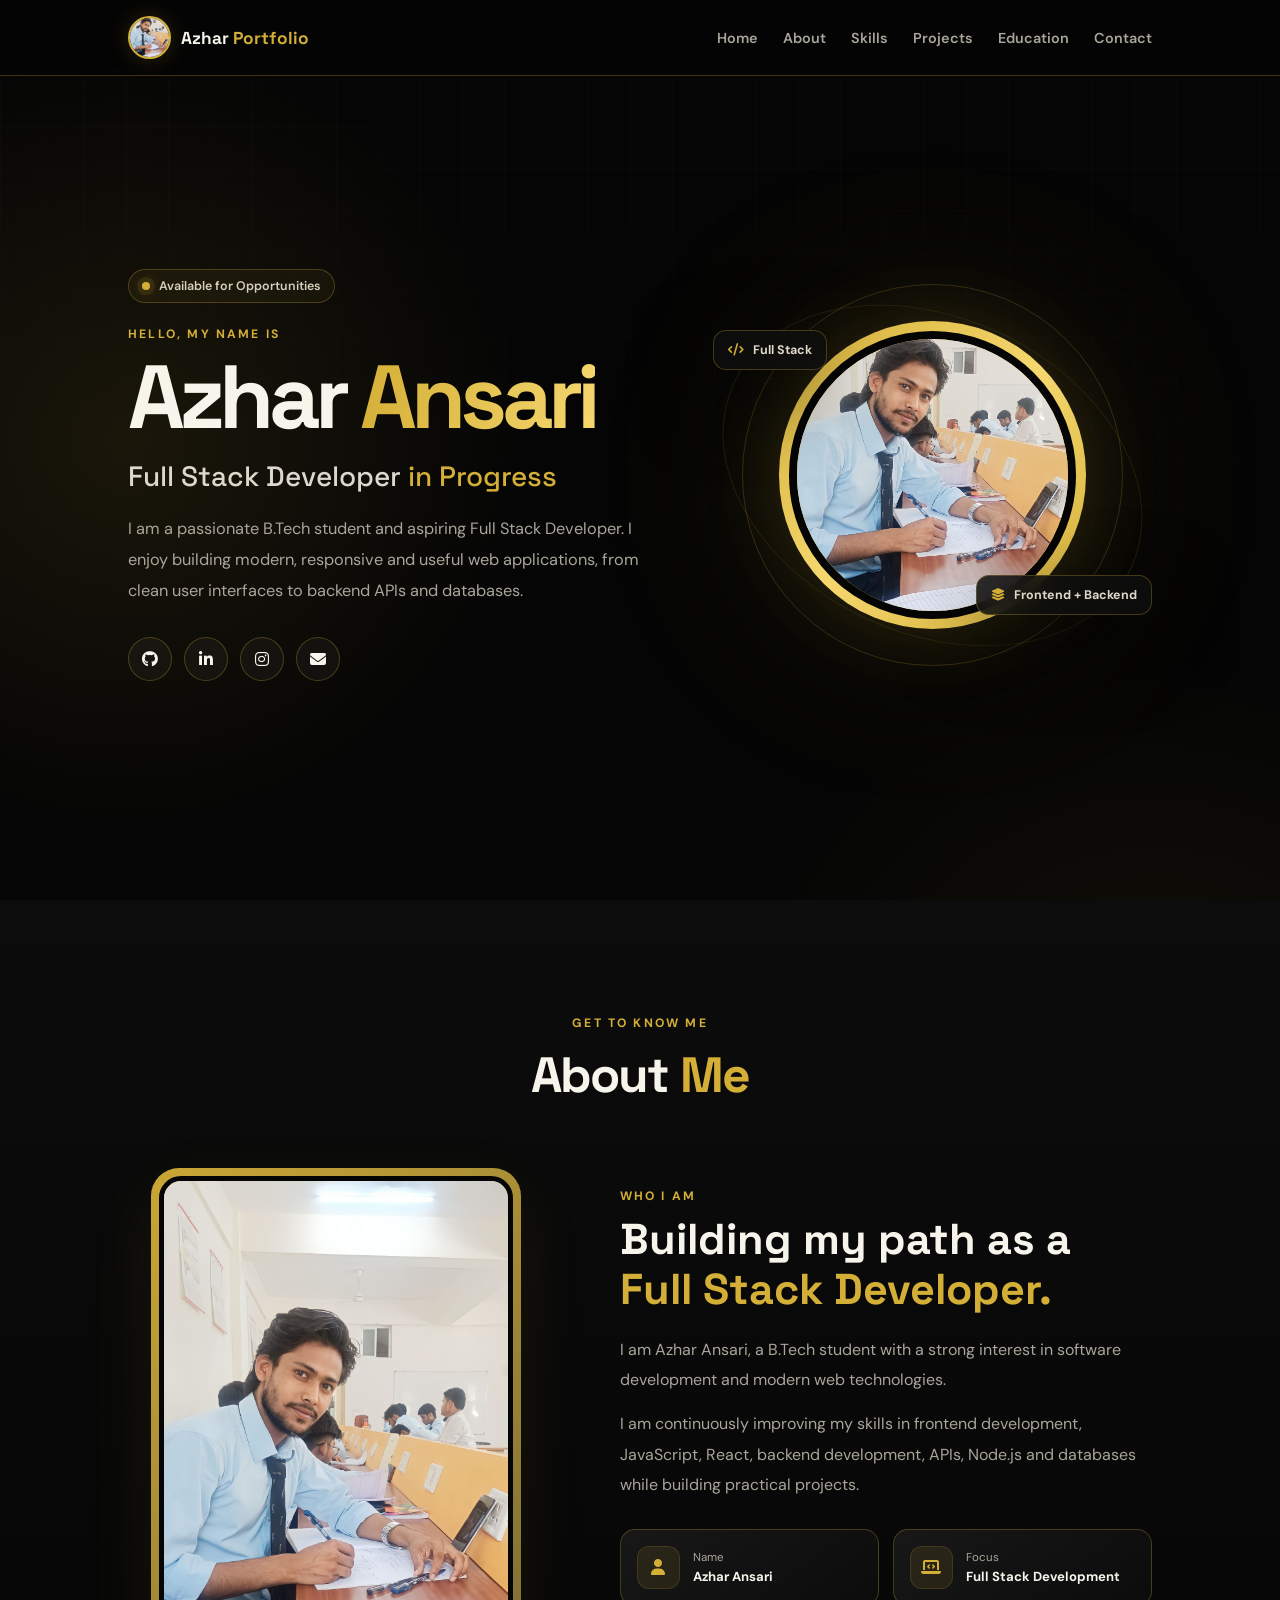
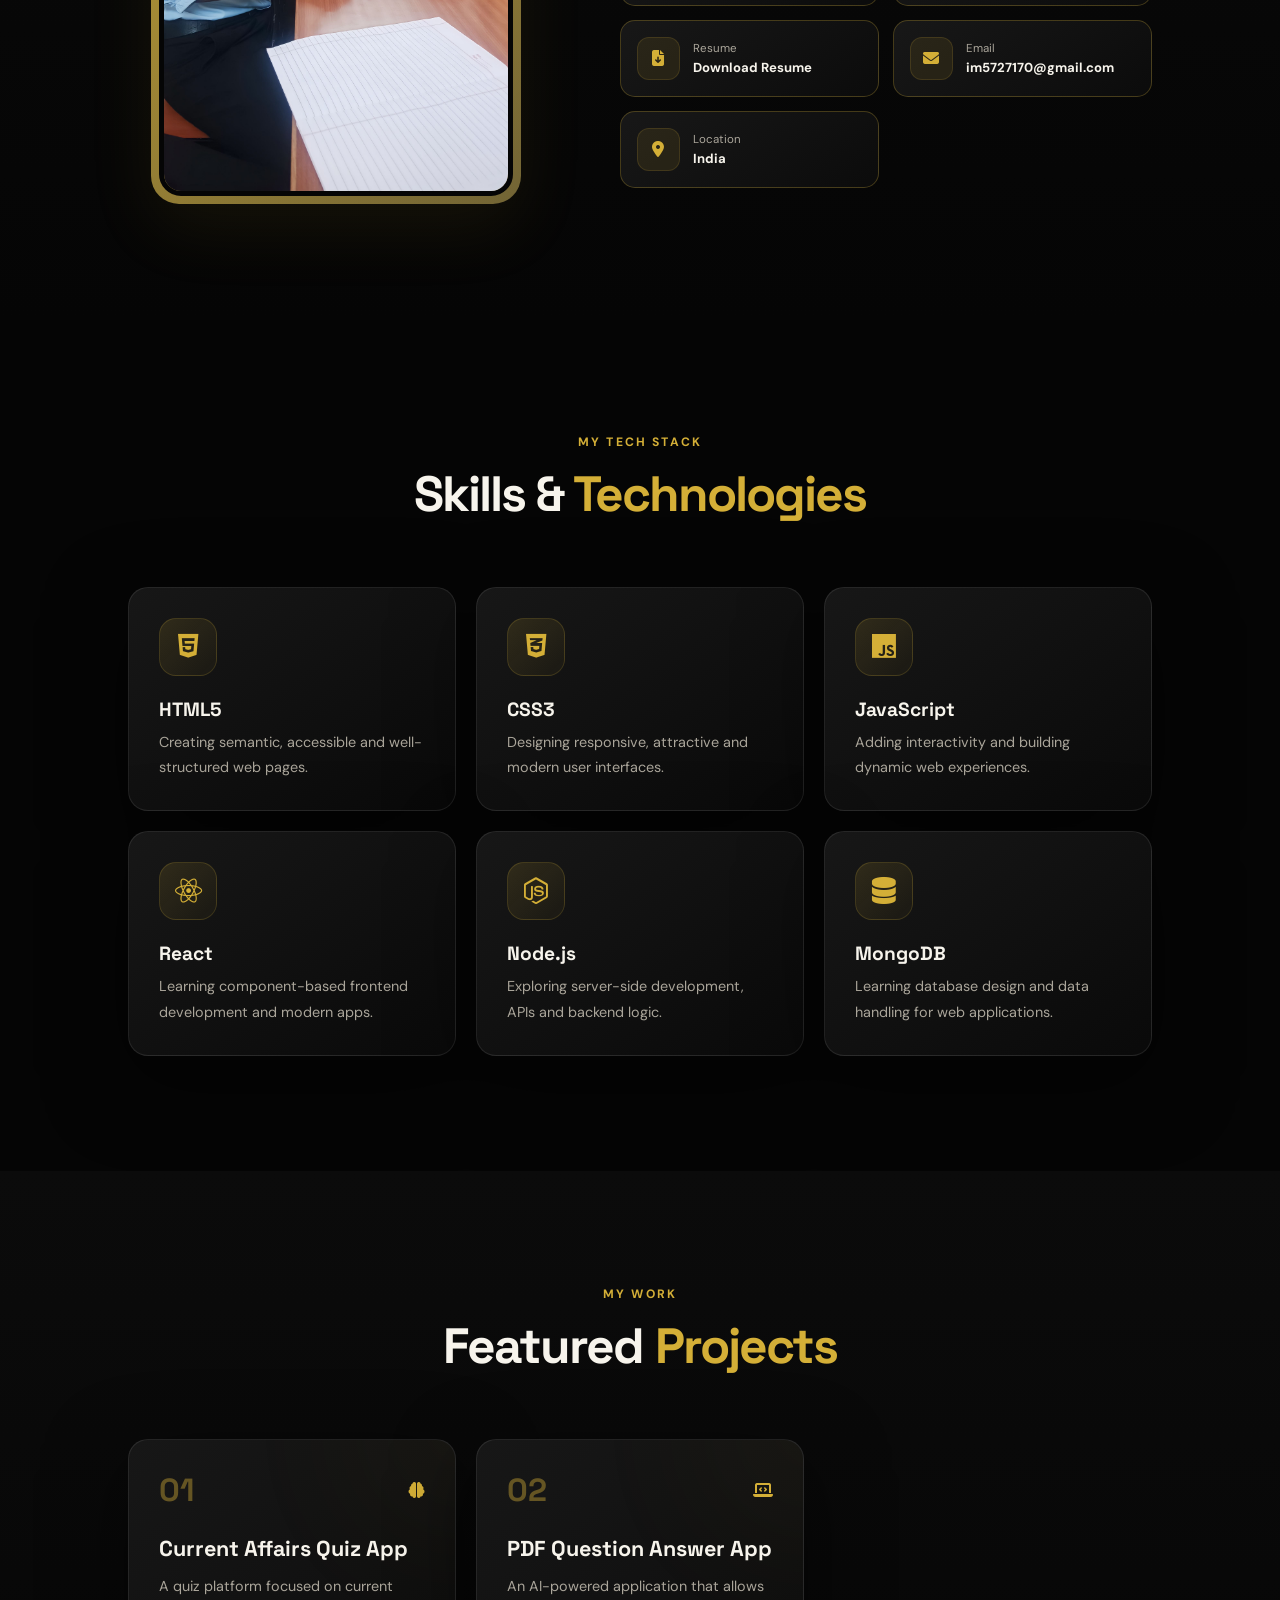
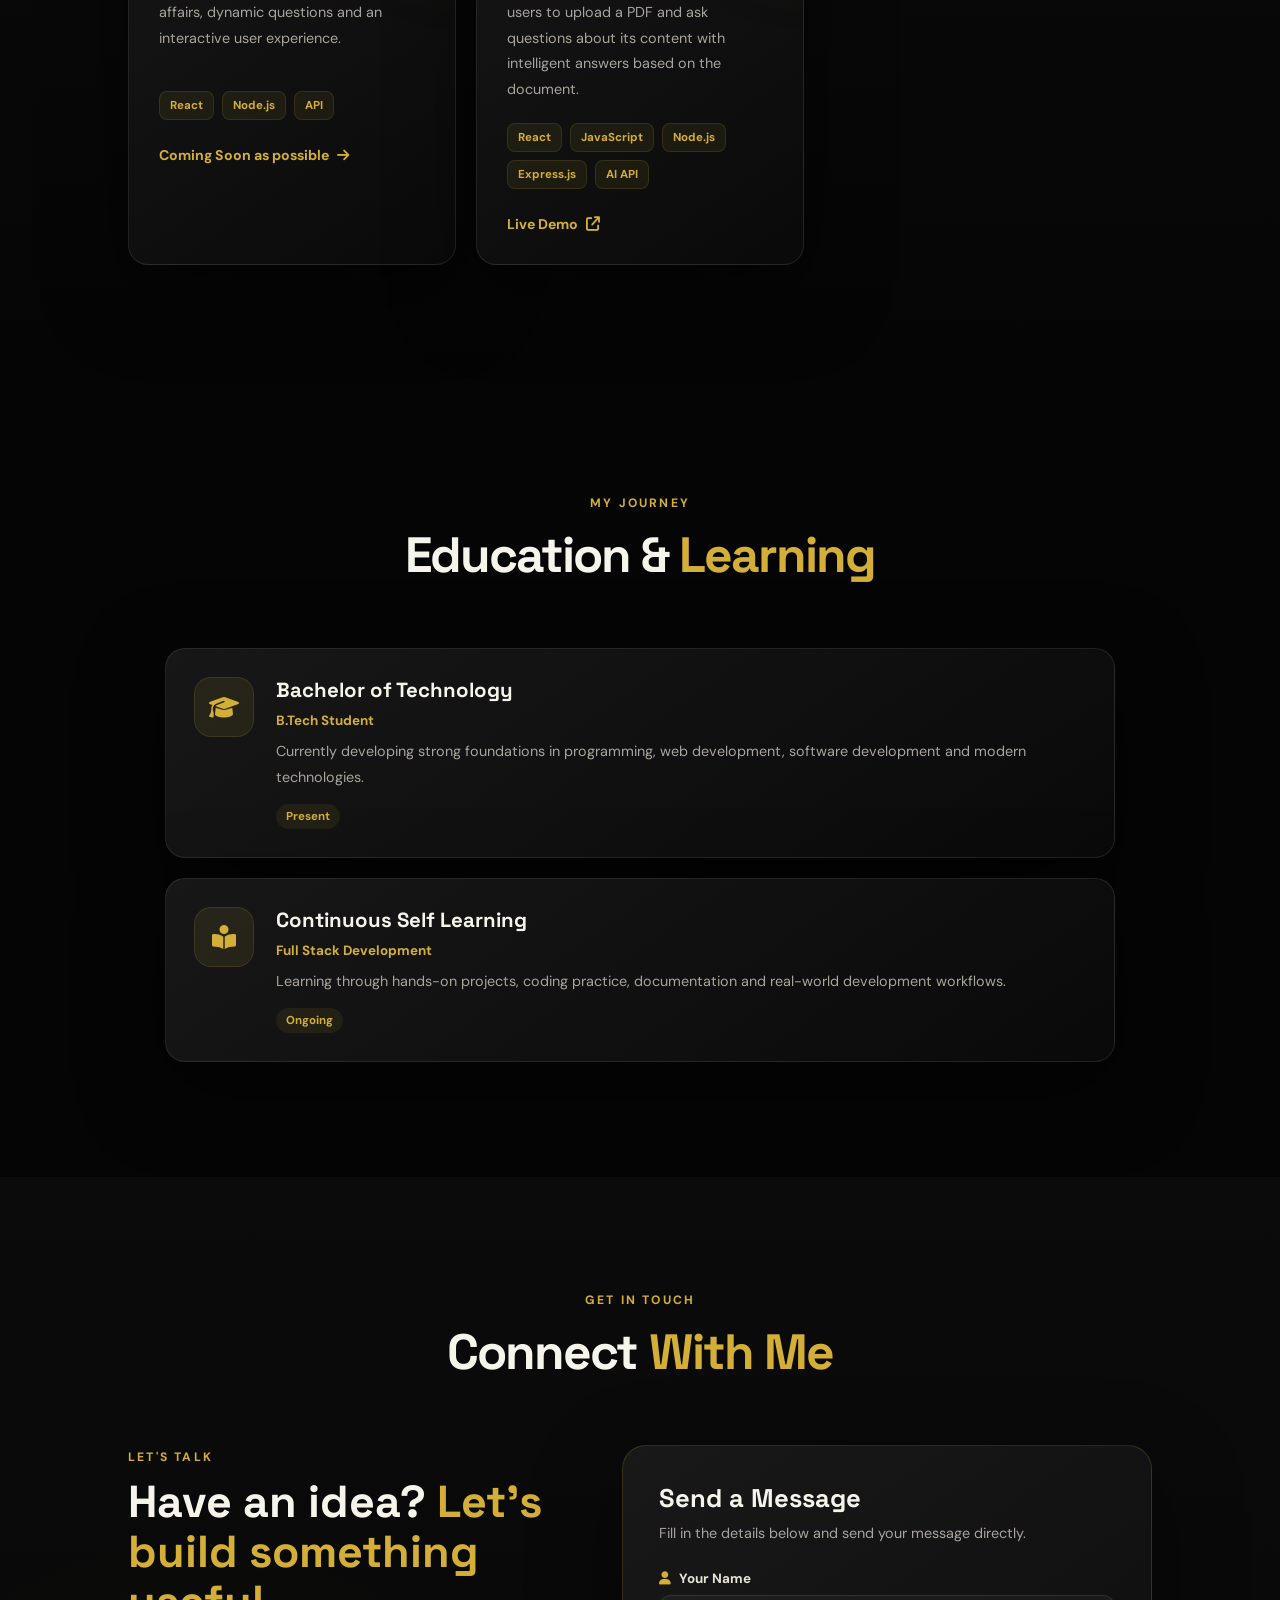
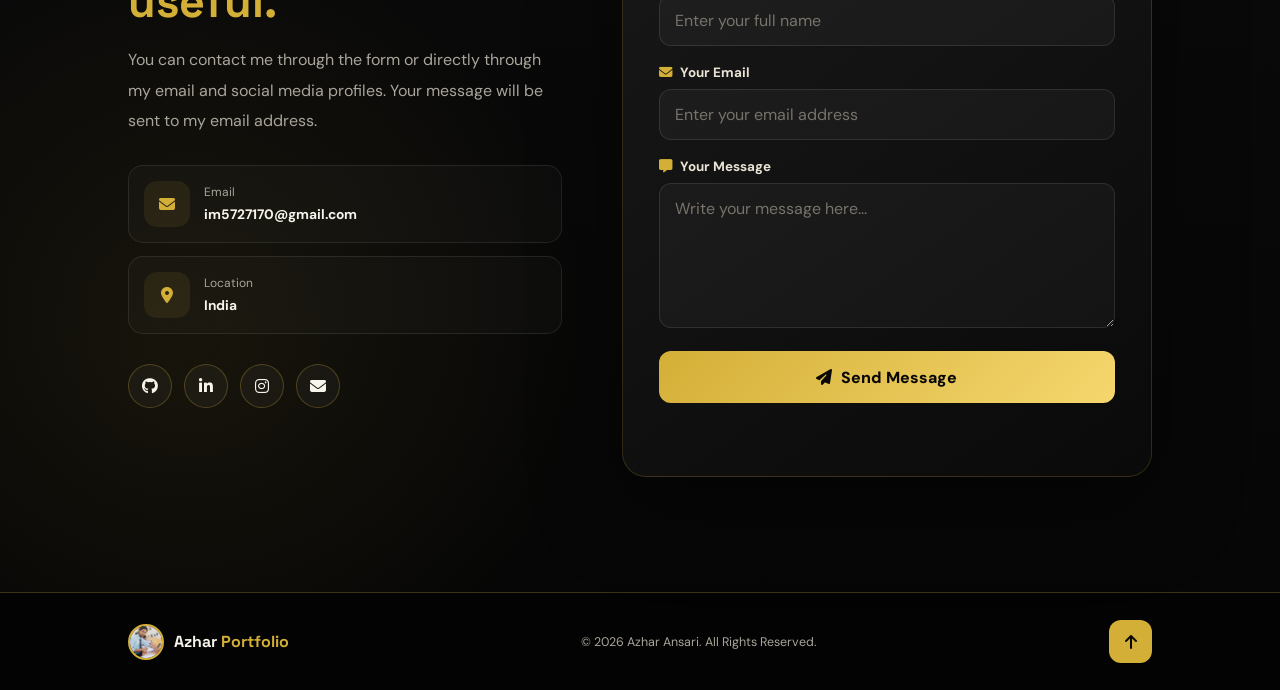
<file: index.html>
<!DOCTYPE html>
<html lang="en">

<head>
    <meta charset="UTF-8">
    <meta name="viewport" content="width=device-width, initial-scale=1.0">

    <meta name="description" content="Azhar Ansari - Full Stack Developer Portfolio">

    <title>Azhar Ansari | Full Stack Developer</title>

    <!-- CSS -->
    <link rel="stylesheet" href="style.css">

    <!-- Font Awesome Icons -->
    <link rel="stylesheet" href="https://cdnjs.cloudflare.com/ajax/libs/font-awesome/6.5.2/css/all.min.css">
</head>

<body>

    <!-- ================= NAVBAR ================= -->

    <header class="header">

        <a href="#home" class="logo">

            <!-- Apni photo images folder me profile.jpg naam se rakho -->

            <img src="images/profile.jpg" alt="Azhar Ansari">

            <span>
                Azhar <b>Portfolio</b>
            </span>

        </a>


        <nav class="navbar">

            <a href="#home">Home</a>

            <a href="#about">About</a>

            <a href="#skills">Skills</a>

            <a href="#projects">Projects</a>

            <a href="#education">Education</a>

            <a href="#contact">Contact</a>

        </nav>

    </header>


    <main>

        <!-- ================= HOME ================= -->

        <section class="home" id="home">

            <div class="home-content">

                <div class="hero-badge">

                    <span class="status-dot"></span>

                    Available for Opportunities

                </div>


                <p class="eyebrow">
                    HELLO, MY NAME IS
                </p>


                <h1>
                    Azhar <span>Ansari</span>
                </h1>


                <h2>
                    Full Stack Developer
                    <span>in Progress</span>
                </h2>


                <p class="hero-description">

                    I am a passionate B.Tech student and aspiring Full Stack
                    Developer. I enjoy building modern, responsive and useful
                    web applications, from clean user interfaces to backend
                    APIs and databases.

                </p>

                <!-- Social Media -->

                <div class="social-icons">


                    <a href="https://github.com/CoderAzharAnsari62" target="_blank" rel="noopener noreferrer"
                        title="GitHub">

                        <i class="fa-brands fa-github"></i>

                    </a>


                    <a href="https://www.linkedin.com/in/azhar-ansari-329390325" target="_blank"
                        rel="noopener noreferrer" title="LinkedIn">

                        <i class="fa-brands fa-linkedin-in"></i>

                    </a>


                    <a href="https://www.instagram.com/ialexazhar62" target="_blank" rel="noopener noreferrer"
                        title="Instagram">

                        <i class="fa-brands fa-instagram"></i>

                    </a>


                    <a href="mailto:im5727170@gmail.com" title="Send Email">

                        <i class="fa-solid fa-envelope"></i>

                    </a>


                </div>

            </div>



            <!-- Profile Image -->

            <div class="hero-image-area">

                <div class="orbit orbit-one"></div>

                <div class="orbit orbit-two"></div>

                <div class="profile-glow"></div>


                <div class="profile-frame">

                    <img src="images/profile.jpg" alt="Azhar Ansari">

                </div>


                <div class="floating-card card-code">

                    <i class="fa-solid fa-code"></i>

                    <span>Full Stack</span>

                </div>


                <div class="floating-card card-stack">

                    <i class="fa-solid fa-layer-group"></i>

                    <span>Frontend + Backend</span>

                </div>

            </div>

        </section>



        <!-- ================= ABOUT ================= -->

        <section class="section about" id="about">

            <div class="section-heading">

                <p>GET TO KNOW ME</p>

                <h2>
                    About <span>Me</span>
                </h2>

            </div>


            <div class="about-grid">


                <div class="about-image">

                    <div class="about-image-frame">

                        <img src="images/profile.jpg" alt="Azhar Ansari">

                    </div>

                </div>



                <div class="about-content">

                    <span class="mini-label">
                        WHO I AM
                    </span>


                    <h3>

                        Building my path as a

                        <span>
                            Full Stack Developer.
                        </span>

                    </h3>


                    <p>

                        I am Azhar Ansari, a B.Tech student with a strong
                        interest in software development and modern web
                        technologies.

                    </p>


                    <p>

                        I am continuously improving my skills in frontend
                        development, JavaScript, React, backend development,
                        APIs, Node.js and databases while building practical
                        projects.

                    </p>



                    <div class="about-info">


                        <div class="info-item">

                            <i class="fa-solid fa-user"></i>

                            <div>

                                <small>Name</small>

                                <strong>Azhar Ansari</strong>

                            </div>

                        </div>



                        <div class="info-item">

                            <i class="fa-solid fa-laptop-code"></i>

                            <div>

                                <small>Focus</small>

                                <strong>
                                    Full Stack Development
                                </strong>

                            </div>

                        </div>

                        <a href="Azhar_Resume.pdf" class="info-item resume-btn" download>
                            <i class="fa-solid fa-file-arrow-down"></i>

                            <div>
                                <small>Resume</small>
                                <strong>Download Resume</strong>
                            </div>
                        </a>

                        <a class="info-item" href="mailto:im5727170@gmail.com">

                            <i class="fa-solid fa-envelope"></i>

                            <div>

                                <small>Email</small>

                                <strong>
                                    im5727170@gmail.com
                                </strong>

                            </div>

                        </a>



                        <div class="info-item">

                            <i class="fa-solid fa-location-dot"></i>

                            <div>

                                <small>Location</small>

                                <strong>India</strong>

                            </div>

                        </div>


                    </div>

                </div>


            </div>

        </section>



        <!-- ================= SKILLS ================= -->

        <section class="section skills" id="skills">

            <div class="section-heading">

                <p>MY TECH STACK</p>

                <h2>
                    Skills & <span>Technologies</span>
                </h2>

            </div>


            <div class="skills-grid">


                <article class="skill-card" onclick="window.location.href='html5.html'">

                    <div class="skill-icon">

                        <i class="fa-brands fa-html5"></i>

                    </div>

                    <h3>HTML5</h3>

                    <p>
                        Creating semantic, accessible and
                        well-structured web pages.
                    </p>

                </article>



                <a href="css3.html" class="skill-card">

                    <div class="skill-icon">

                        <i class="fa-brands fa-css3-alt"></i>

                    </div>

                    <h3>CSS3</h3>

                    <p>
                        Designing responsive, attractive and
                        modern user interfaces.
                    </p>

                </a>



                <a href="javascript.html" class="skill-card">

                    <div class="skill-icon">

                        <i class="fa-brands fa-js"></i>

                    </div>

                    <h3>JavaScript</h3>

                    <p>
                        Adding interactivity and building
                        dynamic web experiences.
                    </p>

                </a>



                <a href="react.html" class="skill-card">

                    <div class="skill-icon">

                        <i class="fa-brands fa-react"></i>

                    </div>

                    <h3>React</h3>

                    <p>
                        Learning component-based frontend
                        development and modern apps.
                    </p>

                </a>



                <a href="nodejs.html" class="skill-card">

                    <div class="skill-icon">

                        <i class="fa-brands fa-node-js"></i>

                    </div>

                    <h3>Node.js</h3>

                    <p>
                        Exploring server-side development,
                        APIs and backend logic.
                    </p>

                </a>



                <a href="mongodb.html" class="skill-card">

                    <div class="skill-icon">

                        <i class="fa-solid fa-database"></i>

                    </div>

                    <h3>MongoDB</h3>

                    <p>
                        Learning database design and data
                        handling for web applications.
                    </p>

                </a>


            </div>

        </section>



        <!-- ================= PROJECTS ================= -->

        <section class="section projects" id="projects">

            <div class="section-heading">

                <p>MY WORK</p>

                <h2>
                    Featured <span>Projects</span>
                </h2>

            </div>


            <div class="projects-grid">


                <article class="project-card">

                    <div class="project-top">

                        <span>01</span>

                        <i class="fa-solid fa-brain"></i>

                    </div>


                    <h3>
                        Current Affairs Quiz App
                    </h3>


                    <p>

                        A quiz platform focused on current affairs,
                        dynamic questions and an interactive user
                        experience.

                    </p>


                    <div class="project-tags">

                        <span>React</span>

                        <span>Node.js</span>

                        <span>API</span>

                    </div>


                    <a href="#home" class="project-link">

                        Coming Soon as possible

                        <i class="fa-solid fa-arrow-right"></i>

                    </a>

                </article>



                <!-- <article class="project-card">

                    <div class="project-top">

                        <span>02</span>

                        <i class="fa-solid fa-list-check"></i>

                    </div>


                    <h3>
                        Task Management App
                    </h3>


                    <p>

                        A practical application for organizing tasks
                        with a clean interface and simple productivity
                        focused functionality.

                    </p>


                    <div class="project-tags">

                        <span>HTML</span>

                        <span>CSS</span>

                        <span>JavaScript</span>

                    </div>


                    <a href="#home" class="project-link">

                        Project Details

                        <i class="fa-solid fa-arrow-right"></i>

                    </a>

                </article> -->



                <!-- <article class="project-card">

                    <div class="project-top">

                        <span>03</span>

                        <i class="fa-solid fa-laptop-code"></i>

                    </div>


                    <h3>
                        Developer Portfolio
                    </h3>


                    <p>

                        A responsive personal portfolio built to
                        showcase my skills, projects, social profiles
                        and development journey.

                    </p>


                    <div class="project-tags">

                        <span>HTML</span>

                        <span>CSS</span>

                        <span>Responsive</span>

                    </div>


                    <a href="#home" class="project-link">

                        View Project

                        <i class="fa-solid fa-arrow-right"></i>

                    </a>

                </article> -->

                <!-- PROJECT 02 -->
                <article class="project-card">

                    <div class="project-top">
                        <span>02</span>
                        <i class="fa-solid fa-laptop-code"></i>
                    </div>

                    <h3>
                        PDF Question Answer App
                    </h3>

                    <p>
                        An AI-powered application that allows users to upload
                        a PDF and ask questions about its content with intelligent
                        answers based on the document.
                    </p>

                    <div class="project-tags">
                        <span>React</span>
                        <span>JavaScript</span>
                        <span>Node.js</span>
                        <span>Express.js</span>
                        <span>AI API</span>
                    </div>

                    <a href="https://pdf-question-app-frontend.onrender.com" class="project-link" target="_blank"
                        rel="noopener noreferrer">

                        Live Demo

                        <i class="fa-solid fa-arrow-up-right-from-square"></i>

                    </a>

                </article>

            </div>

        </section>



        <!-- ================= EDUCATION ================= -->

        <section class="section education" id="education">

            <div class="section-heading">

                <p>MY JOURNEY</p>

                <h2>
                    Education & <span>Learning</span>
                </h2>

            </div>


            <div class="education-list">


                <article class="education-card">

                    <div class="education-icon">

                        <i class="fa-solid fa-graduation-cap"></i>

                    </div>


                    <div>

                        <h3>
                            Bachelor of Technology
                        </h3>


                        <span class="education-role">
                            B.Tech Student
                        </span>


                        <p>

                            Currently developing strong foundations
                            in programming, web development,
                            software development and modern
                            technologies.

                        </p>


                        <span class="education-status">
                            Present
                        </span>

                    </div>

                </article>



                <article class="education-card">

                    <div class="education-icon">

                        <i class="fa-solid fa-book-open-reader"></i>

                    </div>


                    <div>

                        <h3>
                            Continuous Self Learning
                        </h3>


                        <span class="education-role">
                            Full Stack Development
                        </span>


                        <p>

                            Learning through hands-on projects,
                            coding practice, documentation and
                            real-world development workflows.

                        </p>


                        <span class="education-status">
                            Ongoing
                        </span>

                    </div>

                </article>


            </div>

        </section>



        <!-- ================= CONTACT ================= -->

        <section class="section contact" id="contact">

            <div class="section-heading">

                <p>GET IN TOUCH</p>

                <h2>
                    Connect <span>With Me</span>
                </h2>

            </div>


            <div class="contact-grid">


                <div class="contact-content">

                    <span class="mini-label">
                        LET'S TALK
                    </span>


                    <h3>

                        Have an idea?

                        <span>
                            Let's build something useful.
                        </span>

                    </h3>


                    <p>

                        You can contact me through the form or
                        directly through my email and social media
                        profiles. Your message will be sent to my
                        email address.

                    </p>



                    <div class="contact-list">


                        <a href="mailto:im5727170@gmail.com" class="contact-item">

                            <div class="contact-item-icon">

                                <i class="fa-solid fa-envelope"></i>

                            </div>


                            <div>

                                <small>Email</small>

                                <strong>
                                    im5727170@gmail.com
                                </strong>

                            </div>

                        </a>



                        <div class="contact-item">

                            <div class="contact-item-icon">

                                <i class="fa-solid fa-location-dot"></i>

                            </div>


                            <div>

                                <small>Location</small>

                                <strong>India</strong>

                            </div>

                        </div>


                    </div>



                    <div class="social-icons contact-social">


                        <a href="https://github.com/CoderAzharAnsari62" target="_blank">

                            <i class="fa-brands fa-github"></i>

                        </a>



                        <a href="https://www.linkedin.com/in/azhar-ansari-329390325" target="_blank">

                            <i class="fa-brands fa-linkedin-in"></i>

                        </a>



                        <a href="https://www.instagram.com/ialexazhar62" target="_blank">

                            <i class="fa-brands fa-instagram"></i>

                        </a>



                        <a href="mailto:im5727170@gmail.com">

                            <i class="fa-solid fa-envelope"></i>

                        </a>


                    </div>


                </div>



                <!-- CONTACT FORM -->

                <div class="contact-form-card">


                    <div class="form-heading">

                        <h3>Send a Message</h3>

                        <p>
                            Fill in the details below and send your
                            message directly.
                        </p>

                    </div>



                    <form id="contactForm" action="https://formsubmit.co/ajax/im5727170@gmail.com" method="POST">


                        <input type="hidden" name="_subject" value="New Message from Azhar Ansari Portfolio">


                        <input type="hidden" name="_captcha" value="false">


                        <input type="hidden" name="_template" value="table">


                        <!-- Anti Spam -->

                        <input type="text" name="_honey" class="honeypot" tabindex="-1" autocomplete="off">



                        <div class="form-group">

                            <label for="name">

                                <i class="fa-solid fa-user"></i>

                                Your Name

                            </label>


                            <input type="text" id="name" name="name" placeholder="Enter your full name" required>

                        </div>



                        <div class="form-group">

                            <label for="email">

                                <i class="fa-solid fa-envelope"></i>

                                Your Email

                            </label>


                            <input type="email" id="email" name="email" placeholder="Enter your email address" required>

                        </div>



                        <div class="form-group">

                            <label for="message">

                                <i class="fa-solid fa-message"></i>

                                Your Message

                            </label>


                            <textarea id="message" name="message" placeholder="Write your message here..."
                                required></textarea>

                        </div>



                        <button type="submit" class="submit-btn" id="submitButton">

                            <i class="fa-solid fa-paper-plane"></i>

                            <span>Send Message</span>

                        </button>



                        <!-- Success / Error Text -->

                        <p id="formStatus" class="form-status" aria-live="polite"></p>


                    </form>

                </div>


            </div>

        </section>

    </main>



    <!-- ================= FOOTER ================= -->

    <footer>


        <a href="#home" class="footer-brand">

            <img src="images/profile.jpg" alt="Azhar Ansari">

            <span>
                Azhar <b>Portfolio</b>
            </span>

        </a>


        <p>
            © 2026 Azhar Ansari. All Rights Reserved.

        </p>


        <a href="#home" class="back-top" title="Back to top">

            <i class="fa-solid fa-arrow-up"></i>

        </a>


    </footer>



    <!-- JAVASCRIPT -->

    <script src="script.js"></script>


</body>

</html>
</file>
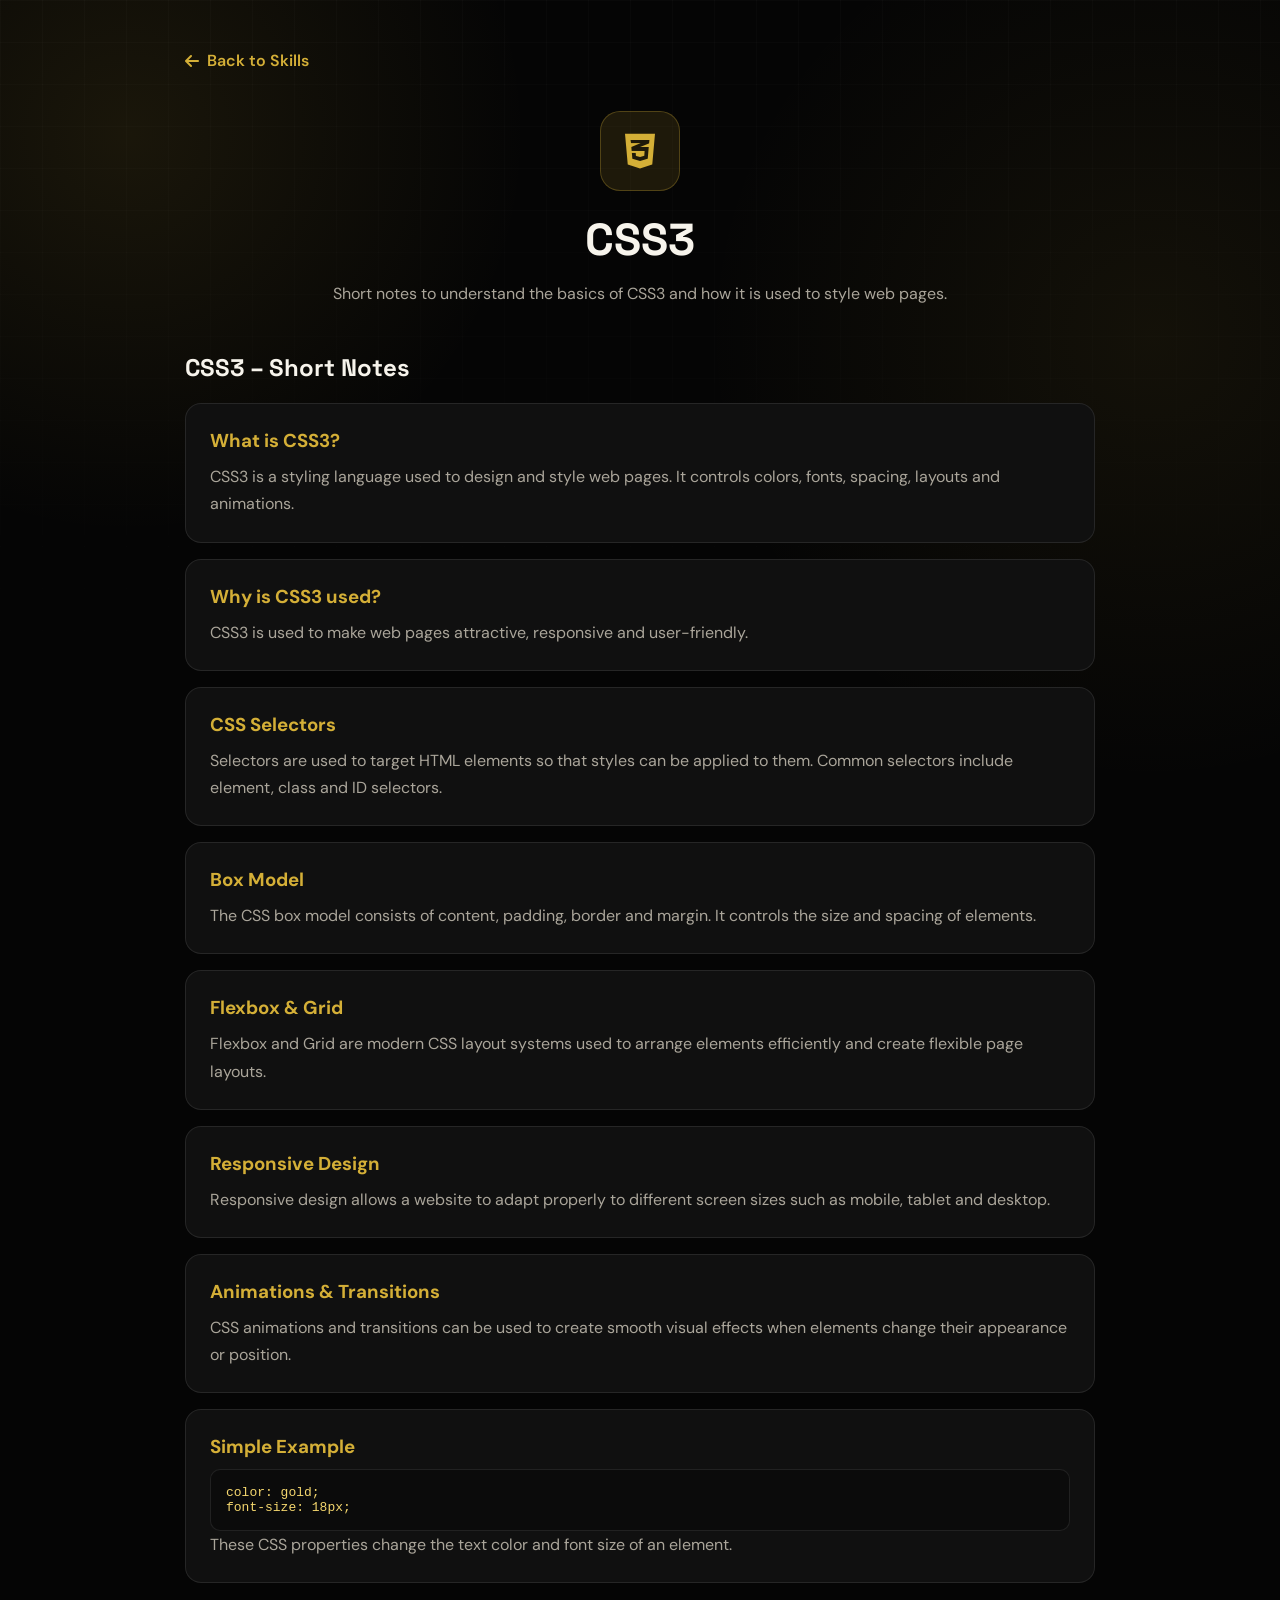
<file: css3.html>
<!DOCTYPE html>
<html lang="en">

<head>
    <meta charset="UTF-8">
    <meta name="viewport" content="width=device-width, initial-scale=1.0">

    <title>CSS3 – Short Notes | Azhar Ansari</title>

    <link rel="stylesheet" href="style.css">

    <link rel="preconnect" href="https://fonts.googleapis.com">
    <link rel="preconnect" href="https://fonts.gstatic.com" crossorigin>

    <link href="https://fonts.googleapis.com/css2?family=Inter:wght@400;500;600;700&family=Space+Grotesk:wght@500;600;700&display=swap" rel="stylesheet">

    <link rel="stylesheet"
          href="https://cdnjs.cloudflare.com/ajax/libs/font-awesome/6.5.2/css/all.min.css">
</head>

<body>

    <main class="skill-notes-page">

        <a href="index.html" class="back-btn">
            <i class="fa-solid fa-arrow-left"></i>
            Back to Skills
        </a>

        <section class="skill-notes-header">

            <div class="skill-notes-icon">
                <i class="fa-brands fa-css3-alt"></i>
            </div>

            <h1>CSS3</h1>

            <p>
                Short notes to understand the basics of CSS3
                and how it is used to style web pages.
            </p>

        </section>

        <section class="skill-notes-content">

            <h2>CSS3 – Short Notes</h2>

            <div class="note-card">

                <h3>What is CSS3?</h3>

                <p>
                    CSS3 is a styling language used to design
                    and style web pages. It controls colors,
                    fonts, spacing, layouts and animations.
                </p>

            </div>

            <div class="note-card">

                <h3>Why is CSS3 used?</h3>

                <p>
                    CSS3 is used to make web pages attractive,
                    responsive and user-friendly.
                </p>

            </div>

            <div class="note-card">

                <h3>CSS Selectors</h3>

                <p>
                    Selectors are used to target HTML elements
                    so that styles can be applied to them.
                    Common selectors include element, class
                    and ID selectors.
                </p>

            </div>

            <div class="note-card">

                <h3>Box Model</h3>

                <p>
                    The CSS box model consists of content,
                    padding, border and margin. It controls
                    the size and spacing of elements.
                </p>

            </div>

            <div class="note-card">

                <h3>Flexbox & Grid</h3>

                <p>
                    Flexbox and Grid are modern CSS layout
                    systems used to arrange elements efficiently
                    and create flexible page layouts.
                </p>

            </div>

            <div class="note-card">

                <h3>Responsive Design</h3>

                <p>
                    Responsive design allows a website to adapt
                    properly to different screen sizes such as
                    mobile, tablet and desktop.
                </p>

            </div>

            <div class="note-card">

                <h3>Animations & Transitions</h3>

                <p>
                    CSS animations and transitions can be used
                    to create smooth visual effects when
                    elements change their appearance or position.
                </p>

            </div>

            <div class="note-card">

                <h3>Simple Example</h3>

                <pre><code>color: gold;
font-size: 18px;</code></pre>

                <p>
                    These CSS properties change the text color
                    and font size of an element.
                </p>

            </div>

        </section>

    </main>

</body>

</html>
</file>
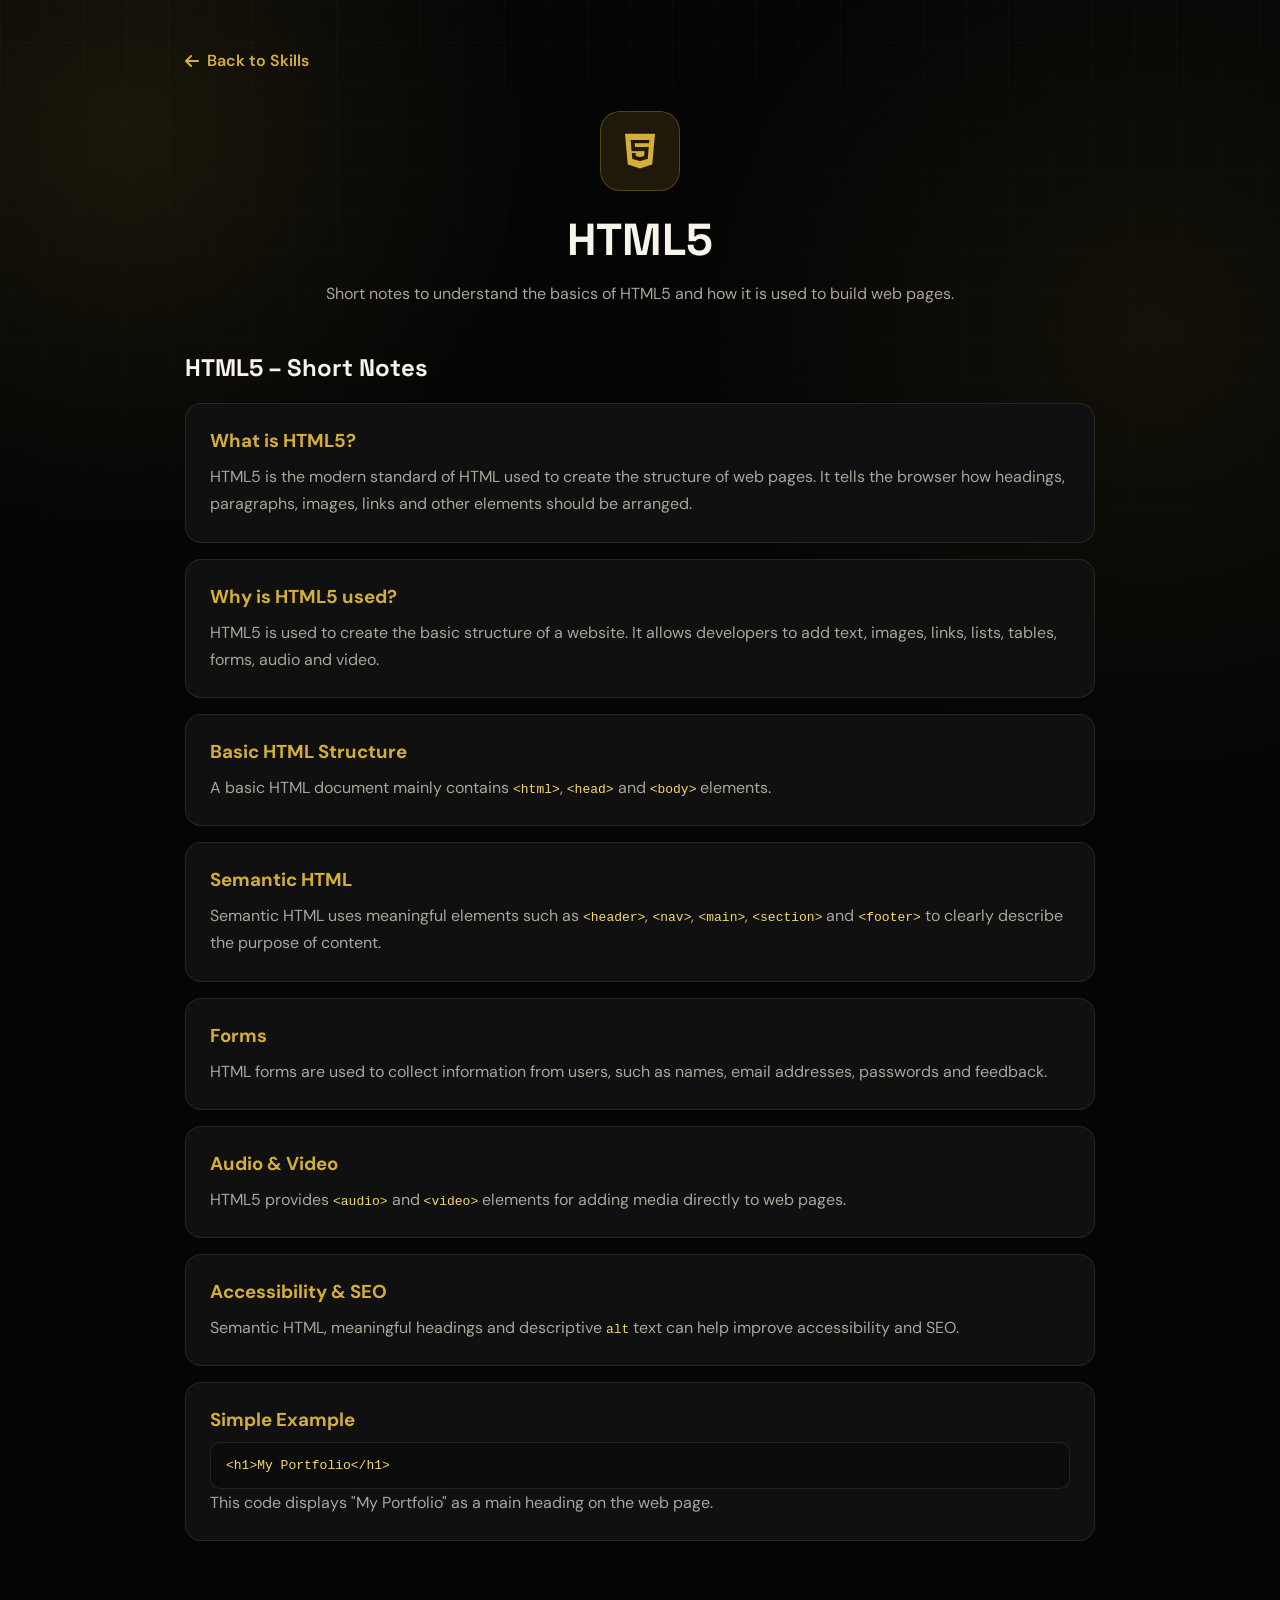
<file: html5.html>
<!DOCTYPE html>
<html lang="en">

<head>
    <meta charset="UTF-8">
    <meta name="viewport" content="width=device-width, initial-scale=1.0">

    <title>HTML5 – Short Notes | Azhar Ansari</title>

    <link rel="stylesheet" href="style.css">

    <link rel="preconnect" href="https://fonts.googleapis.com">
    <link rel="preconnect" href="https://fonts.gstatic.com" crossorigin>

    <link
        href="https://fonts.googleapis.com/css2?family=Inter:wght@400;500;600;700&family=Space+Grotesk:wght@500;600;700&display=swap"
        rel="stylesheet">

    <link rel="stylesheet" href="https://cdnjs.cloudflare.com/ajax/libs/font-awesome/6.5.2/css/all.min.css">
</head>

<body>

    <main class="skill-notes-page">

        <a href="index.html" class="back-btn">
            <i class="fa-solid fa-arrow-left"></i>
            Back to Skills
        </a>

        <section class="skill-notes-header">

            <div class="skill-notes-icon">
                <i class="fa-brands fa-html5"></i>
            </div>

            <h1>HTML5</h1>

            <p>
                Short notes to understand the basics of HTML5
                and how it is used to build web pages.
            </p>

        </section>

        <section class="skill-notes-content">

            <h2>HTML5 – Short Notes</h2>

            <div class="note-card">

                <h3>What is HTML5?</h3>

                <p>
                    HTML5 is the modern standard of HTML used
                    to create the structure of web pages. It
                    tells the browser how headings, paragraphs,
                    images, links and other elements should be arranged.
                </p>

            </div>

            <div class="note-card">

                <h3>Why is HTML5 used?</h3>

                <p>
                    HTML5 is used to create the basic structure
                    of a website. It allows developers to add
                    text, images, links, lists, tables, forms,
                    audio and video.
                </p>

            </div>

            <div class="note-card">

                <h3>Basic HTML Structure</h3>

                <p>
                    A basic HTML document mainly contains
                    <code>&lt;html&gt;</code>,
                    <code>&lt;head&gt;</code> and
                    <code>&lt;body&gt;</code> elements.
                </p>

            </div>

            <div class="note-card">

                <h3>Semantic HTML</h3>

                <p>
                    Semantic HTML uses meaningful elements such as
                    <code>&lt;header&gt;</code>,
                    <code>&lt;nav&gt;</code>,
                    <code>&lt;main&gt;</code>,
                    <code>&lt;section&gt;</code> and
                    <code>&lt;footer&gt;</code> to clearly describe
                    the purpose of content.
                </p>

            </div>

            <div class="note-card">

                <h3>Forms</h3>

                <p>
                    HTML forms are used to collect information
                    from users, such as names, email addresses,
                    passwords and feedback.
                </p>

            </div>

            <div class="note-card">

                <h3>Audio & Video</h3>

                <p>
                    HTML5 provides
                    <code>&lt;audio&gt;</code> and
                    <code>&lt;video&gt;</code> elements for adding
                    media directly to web pages.
                </p>

            </div>

            <div class="note-card">

                <h3>Accessibility & SEO</h3>

                <p>
                    Semantic HTML, meaningful headings and
                    descriptive <code>alt</code> text can help
                    improve accessibility and SEO.
                </p>

            </div>

            <div class="note-card">

                <h3>Simple Example</h3>

                <pre><code>&lt;h1&gt;My Portfolio&lt;/h1&gt;</code></pre>

                <p>
                    This code displays "My Portfolio" as a
                    main heading on the web page.
                </p>

            </div>

        </section>

    </main>

</body>

</html>
</file>
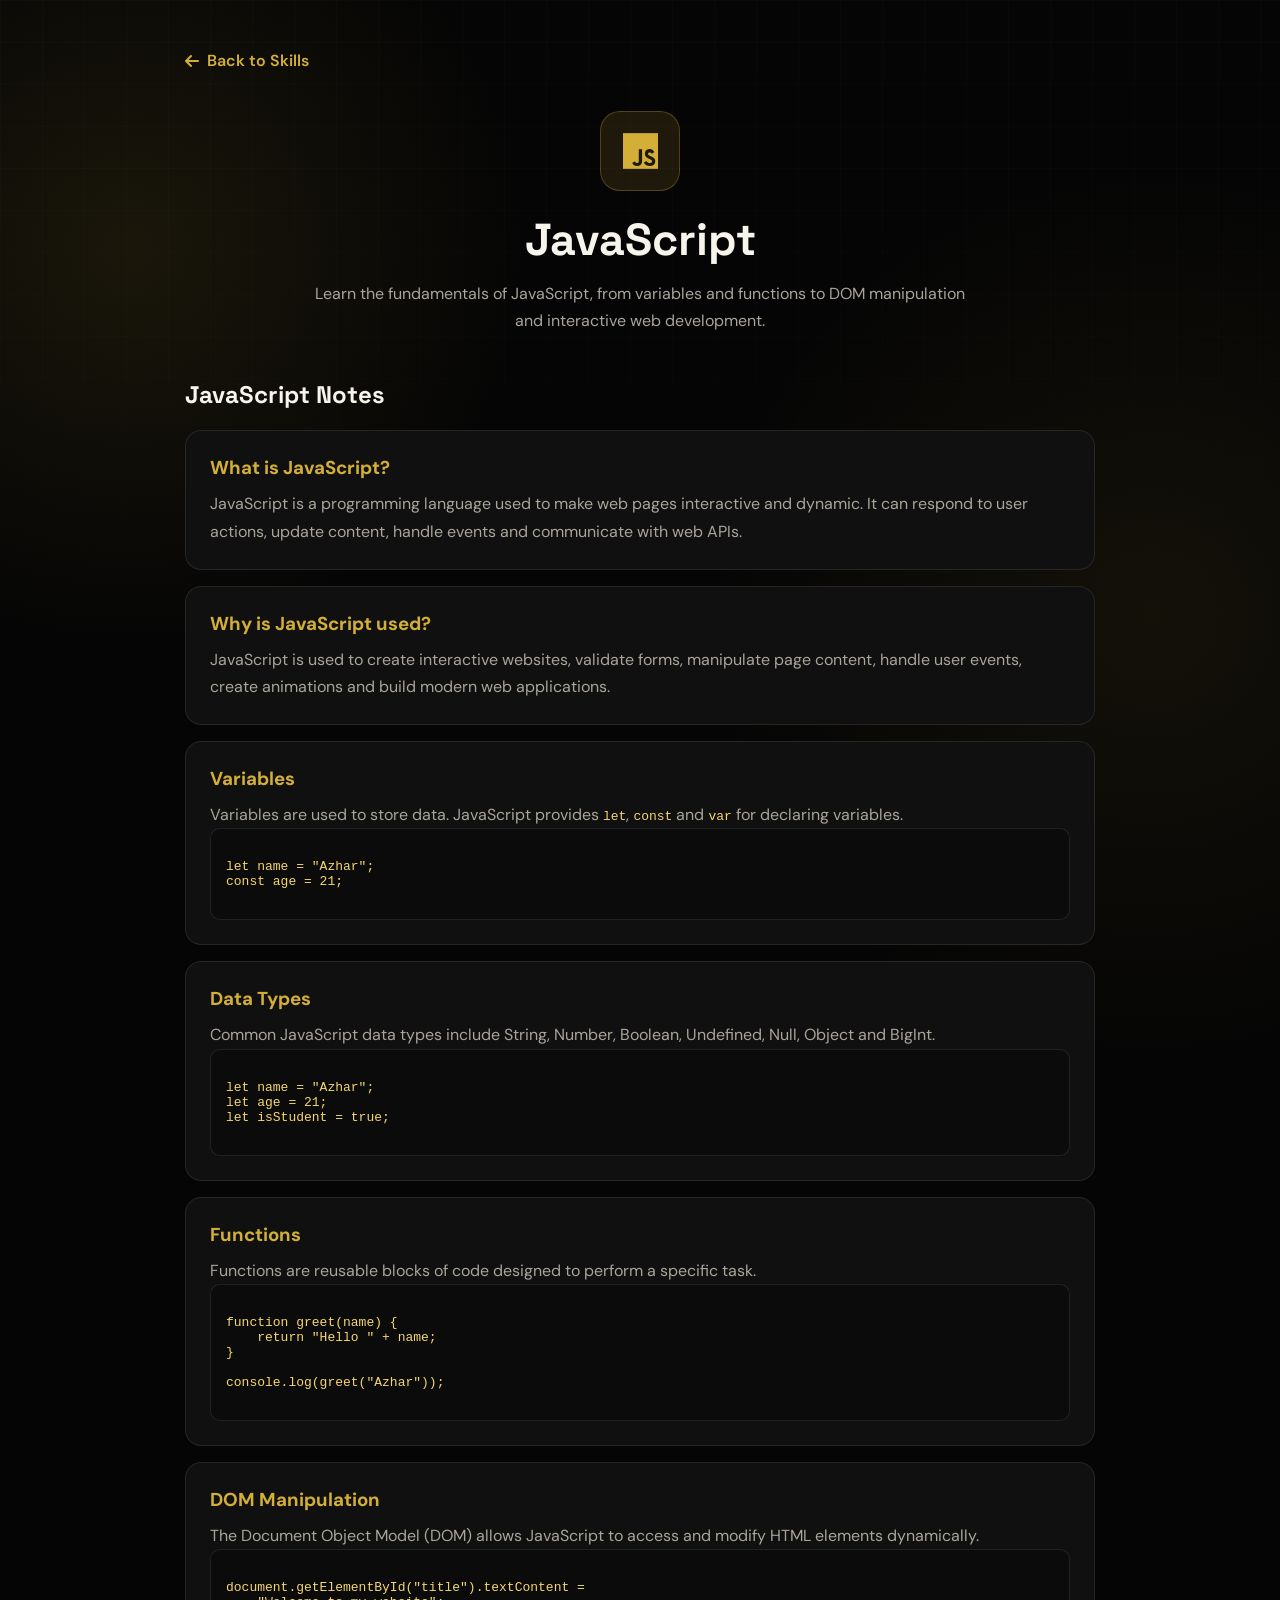
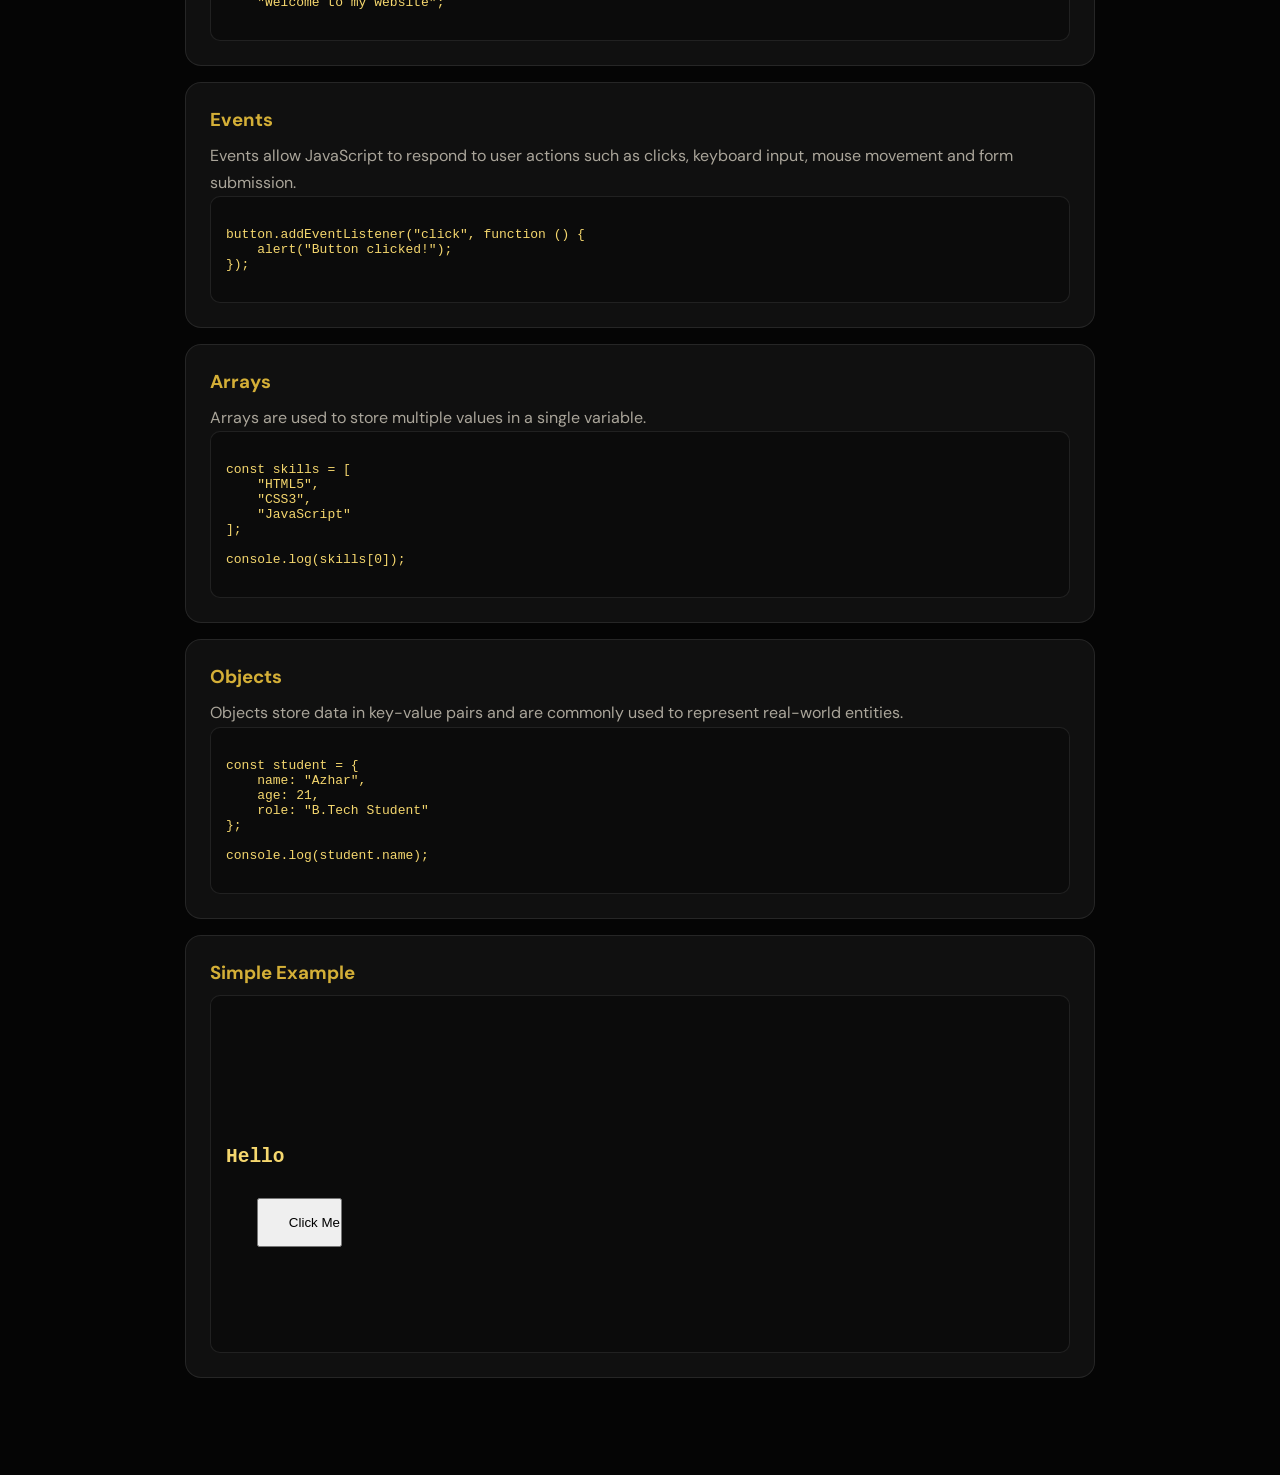
<file: javascript.html>
<!DOCTYPE html>
<html lang="en">
<head>
    <meta charset="UTF-8">
    <meta name="viewport" content="width=device-width, initial-scale=1.0">

    <title>JavaScript Notes | Azhar Ansari</title>

    <link rel="stylesheet" href="style.css">

    <link rel="stylesheet"
          href="https://cdnjs.cloudflare.com/ajax/libs/font-awesome/6.5.2/css/all.min.css">
</head>

<body>

    <main class="javascript-notes-page">

        <a href="index.html" class="back-btn">
            <i class="fa-solid fa-arrow-left"></i>
            Back to Skills
        </a>

        <header class="skill-notes-header">

            <div class="skill-notes-icon">
                <i class="fa-brands fa-js"></i>
            </div>

            <h1>JavaScript</h1>

            <p>
                Learn the fundamentals of JavaScript, from variables and
                functions to DOM manipulation and interactive web development.
            </p>

        </header>


        <section class="skill-notes-content">

            <h2>JavaScript Notes</h2>


            <div class="note-card">

                <h3>What is JavaScript?</h3>

                <p>
                    JavaScript is a programming language used to make web
                    pages interactive and dynamic. It can respond to user
                    actions, update content, handle events and communicate
                    with web APIs.
                </p>

            </div>


            <div class="note-card">

                <h3>Why is JavaScript used?</h3>

                <p>
                    JavaScript is used to create interactive websites,
                    validate forms, manipulate page content, handle user
                    events, create animations and build modern web
                    applications.
                </p>

            </div>


            <div class="note-card">

                <h3>Variables</h3>

                <p>
                    Variables are used to store data. JavaScript provides
                    <code>let</code>, <code>const</code> and <code>var</code>
                    for declaring variables.
                </p>

                <pre><code>
let name = "Azhar";
const age = 21;
                </code></pre>

            </div>


            <div class="note-card">

                <h3>Data Types</h3>

                <p>
                    Common JavaScript data types include String, Number,
                    Boolean, Undefined, Null, Object and BigInt.
                </p>

                <pre><code>
let name = "Azhar";
let age = 21;
let isStudent = true;
                </code></pre>

            </div>


            <div class="note-card">

                <h3>Functions</h3>

                <p>
                    Functions are reusable blocks of code designed to perform
                    a specific task.
                </p>

                <pre><code>
function greet(name) {
    return "Hello " + name;
}

console.log(greet("Azhar"));
                </code></pre>

            </div>


            <div class="note-card">

                <h3>DOM Manipulation</h3>

                <p>
                    The Document Object Model (DOM) allows JavaScript to
                    access and modify HTML elements dynamically.
                </p>

                <pre><code>
document.getElementById("title").textContent =
    "Welcome to my website";
                </code></pre>

            </div>


            <div class="note-card">

                <h3>Events</h3>

                <p>
                    Events allow JavaScript to respond to user actions such
                    as clicks, keyboard input, mouse movement and form
                    submission.
                </p>

                <pre><code>
button.addEventListener("click", function () {
    alert("Button clicked!");
});
                </code></pre>

            </div>


            <div class="note-card">

                <h3>Arrays</h3>

                <p>
                    Arrays are used to store multiple values in a single
                    variable.
                </p>

                <pre><code>
const skills = [
    "HTML5",
    "CSS3",
    "JavaScript"
];

console.log(skills[0]);
                </code></pre>

            </div>


            <div class="note-card">

                <h3>Objects</h3>

                <p>
                    Objects store data in key-value pairs and are commonly
                    used to represent real-world entities.
                </p>

                <pre><code>
const student = {
    name: "Azhar",
    age: 21,
    role: "B.Tech Student"
};

console.log(student.name);
                </code></pre>

            </div>


            <div class="note-card">

                <h3>Simple Example</h3>

                <pre><code>
<!DOCTYPE html>
<html>
<head>
    <title>JavaScript Example</title>
</head>
<body>

    <h1 id="message">Hello</h1>

    <button onclick="changeMessage()">
        Click Me
    </button>

    <script>
        function changeMessage() {
            document.getElementById("message").textContent =
                "JavaScript is working!";
        }
    </script>

</body>
</html>
                </code></pre>

            </div>

        </section>

    </main>

</body>
</html>
</file>
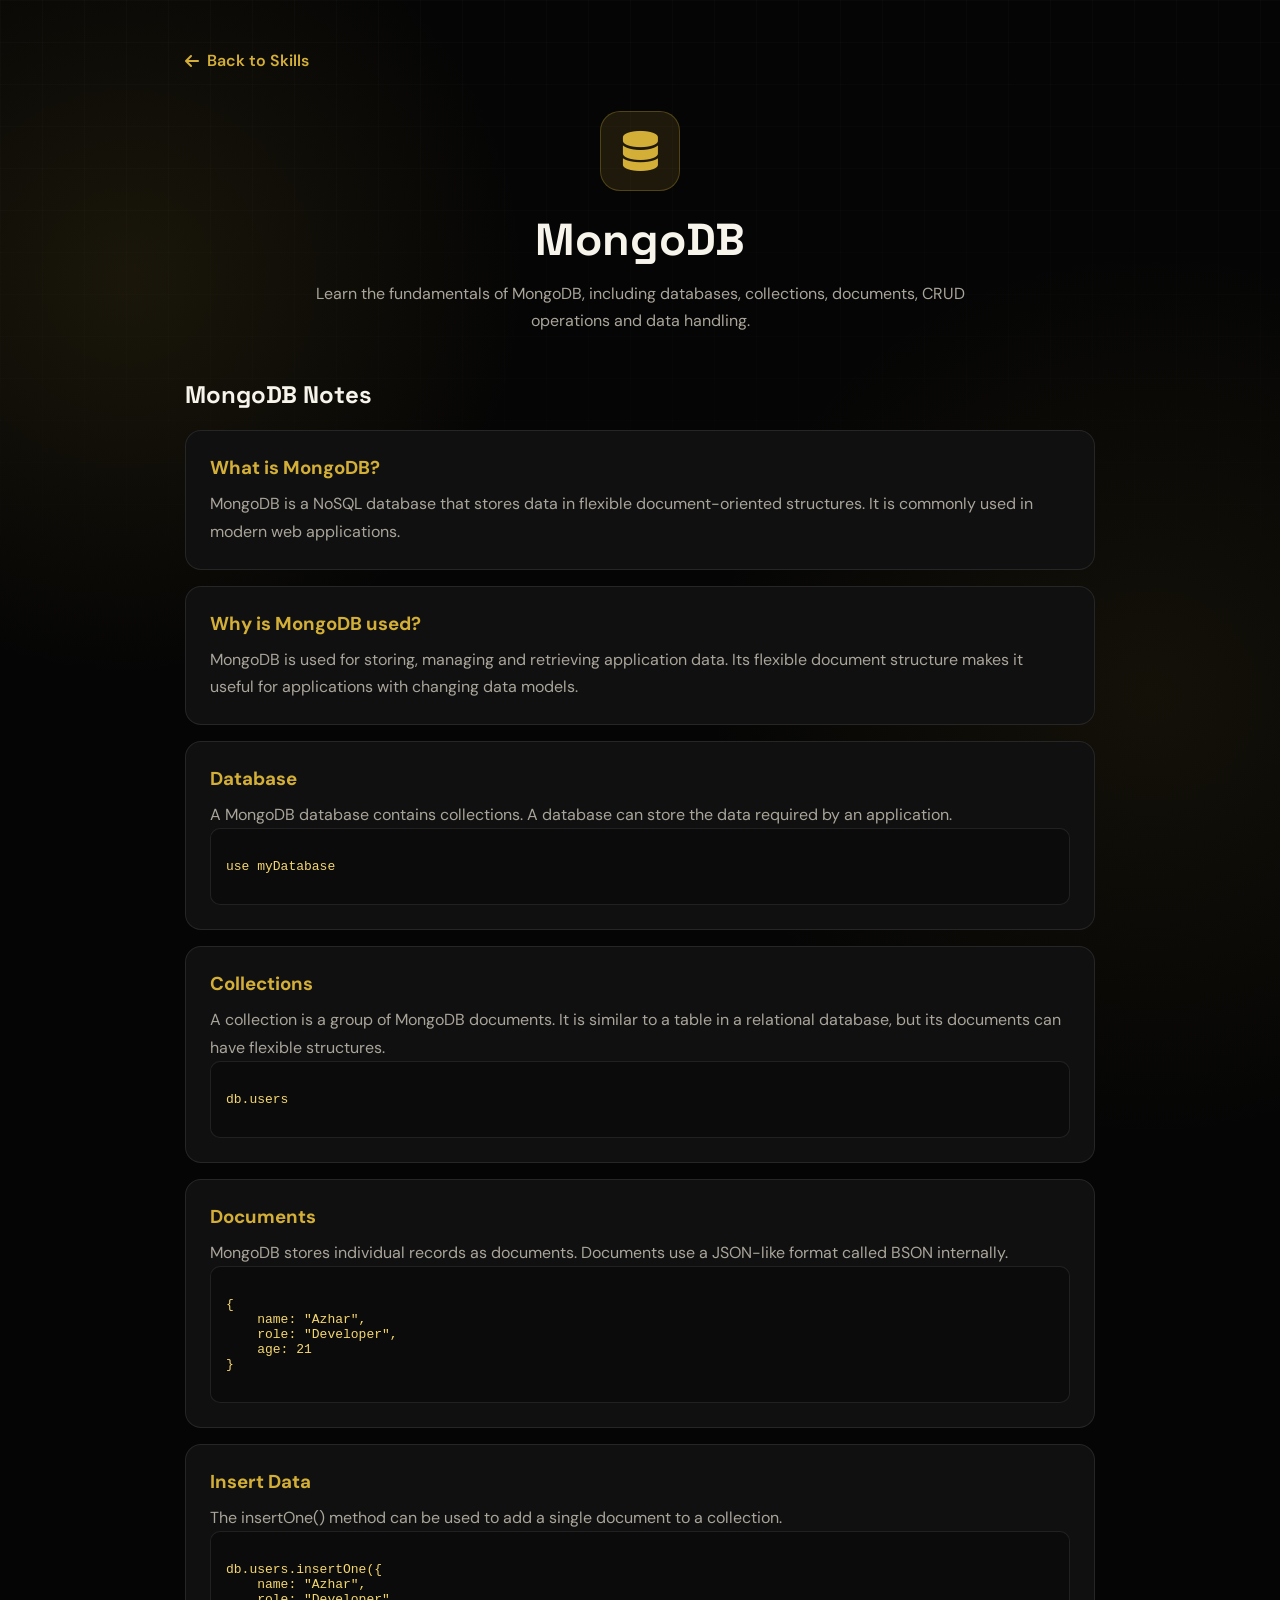
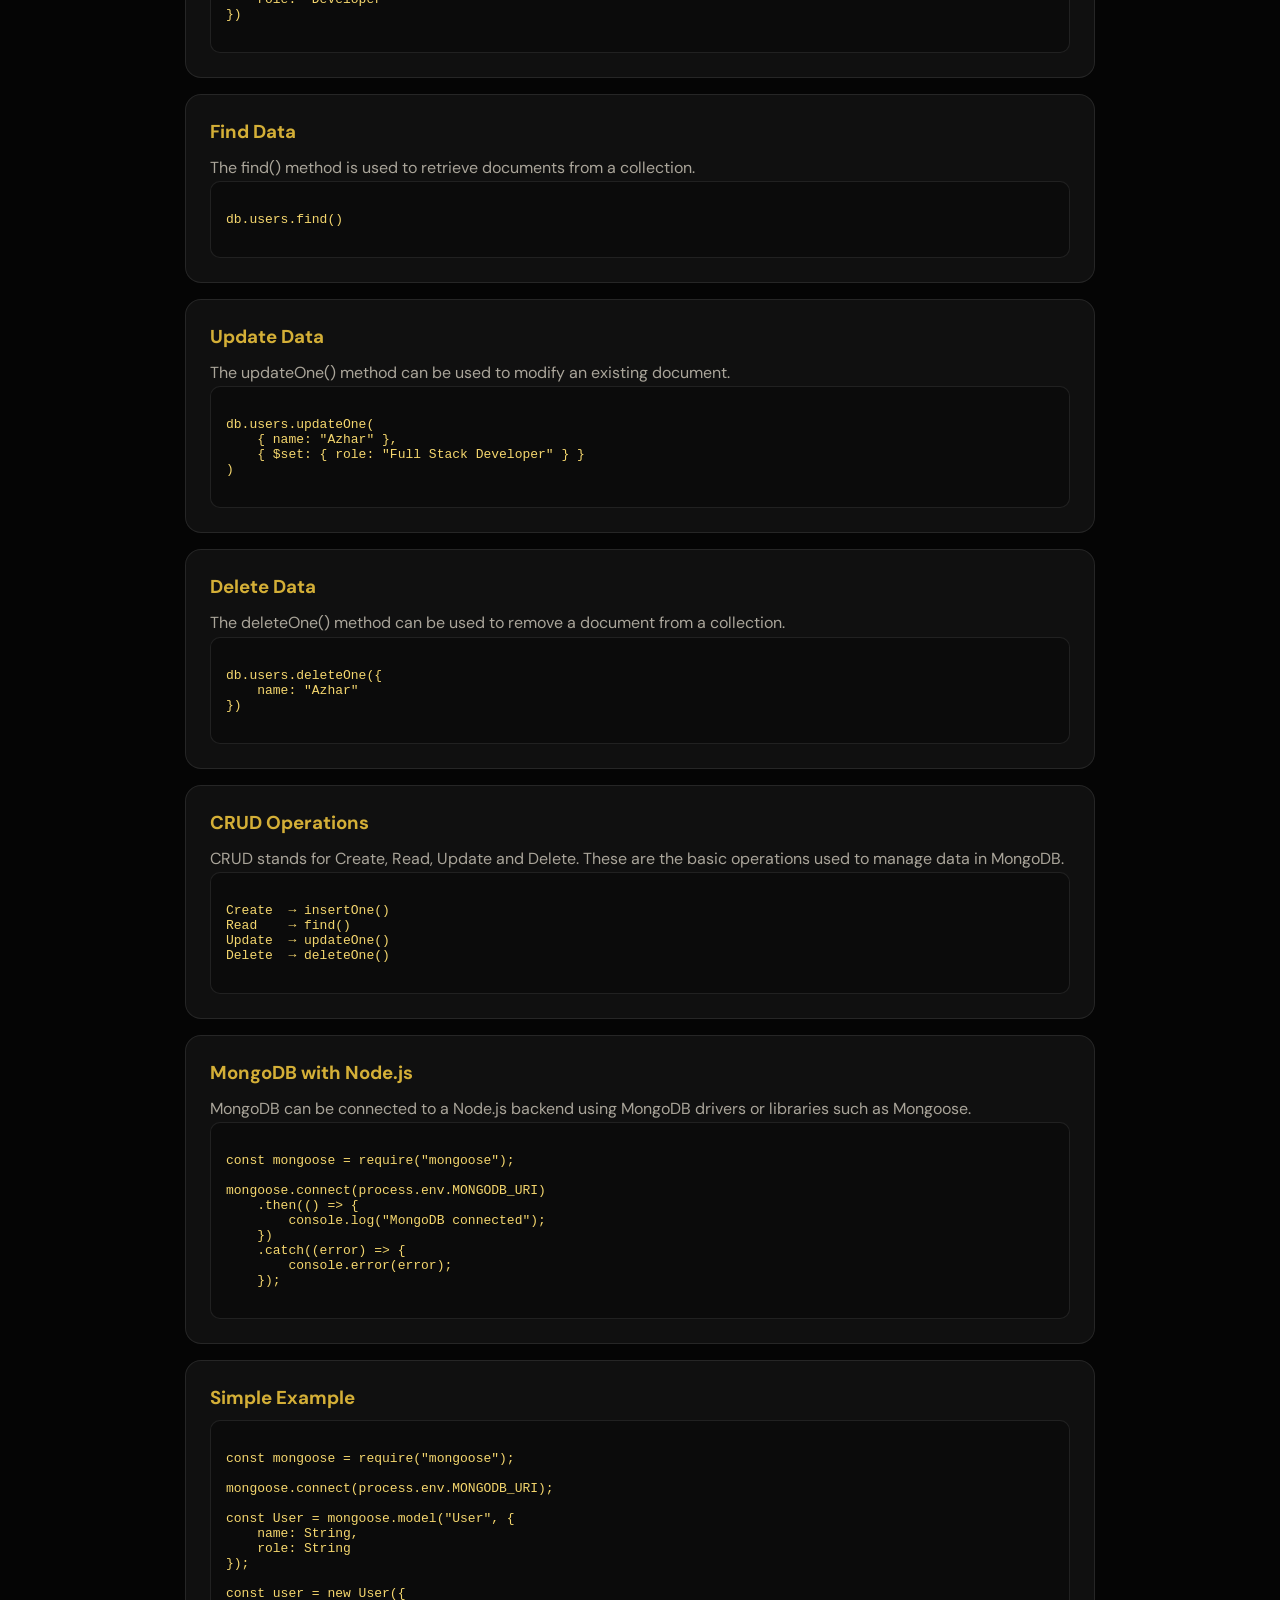
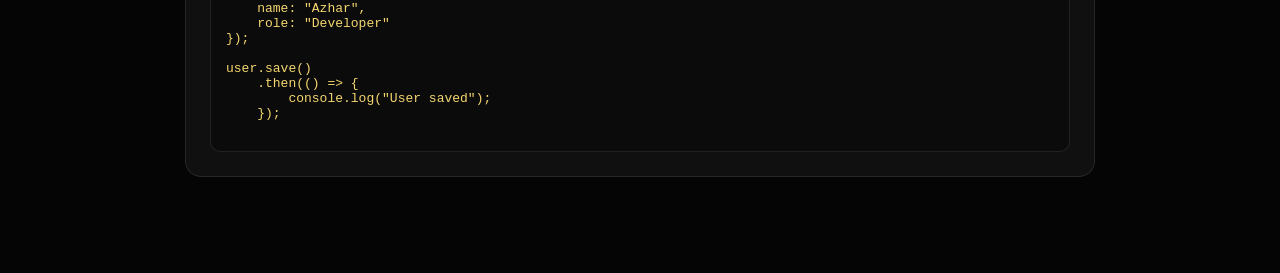
<file: mongodb.html>
<!DOCTYPE html>
<html lang="en">
<head>
    <meta charset="UTF-8">
    <meta name="viewport" content="width=device-width, initial-scale=1.0">

    <title>MongoDB Notes | Azhar Ansari</title>

    <link rel="stylesheet" href="style.css">

    <link rel="stylesheet"
          href="https://cdnjs.cloudflare.com/ajax/libs/font-awesome/6.5.2/css/all.min.css">
</head>

<body>

    <main class="mongodb-notes-page">

        <a href="index.html" class="back-btn">
            <i class="fa-solid fa-arrow-left"></i>
            Back to Skills
        </a>

        <header class="skill-notes-header">

            <div class="skill-notes-icon">
                <i class="fa-solid fa-database"></i>
            </div>

            <h1>MongoDB</h1>

            <p>
                Learn the fundamentals of MongoDB, including databases,
                collections, documents, CRUD operations and data handling.
            </p>

        </header>

        <section class="skill-notes-content">

            <h2>MongoDB Notes</h2>

            <div class="note-card">
                <h3>What is MongoDB?</h3>
                <p>
                    MongoDB is a NoSQL database that stores data in flexible
                    document-oriented structures. It is commonly used in
                    modern web applications.
                </p>
            </div>

            <div class="note-card">
                <h3>Why is MongoDB used?</h3>
                <p>
                    MongoDB is used for storing, managing and retrieving
                    application data. Its flexible document structure makes
                    it useful for applications with changing data models.
                </p>
            </div>

            <div class="note-card">
                <h3>Database</h3>
                <p>
                    A MongoDB database contains collections. A database
                    can store the data required by an application.
                </p>

                <pre><code>
use myDatabase
                </code></pre>
            </div>

            <div class="note-card">
                <h3>Collections</h3>
                <p>
                    A collection is a group of MongoDB documents. It is
                    similar to a table in a relational database, but its
                    documents can have flexible structures.
                </p>

                <pre><code>
db.users
                </code></pre>
            </div>

            <div class="note-card">
                <h3>Documents</h3>
                <p>
                    MongoDB stores individual records as documents.
                    Documents use a JSON-like format called BSON internally.
                </p>

                <pre><code>
{
    name: "Azhar",
    role: "Developer",
    age: 21
}
                </code></pre>
            </div>

            <div class="note-card">
                <h3>Insert Data</h3>
                <p>
                    The insertOne() method can be used to add a single
                    document to a collection.
                </p>

                <pre><code>
db.users.insertOne({
    name: "Azhar",
    role: "Developer"
})
                </code></pre>
            </div>

            <div class="note-card">
                <h3>Find Data</h3>
                <p>
                    The find() method is used to retrieve documents from
                    a collection.
                </p>

                <pre><code>
db.users.find()
                </code></pre>
            </div>

            <div class="note-card">
                <h3>Update Data</h3>
                <p>
                    The updateOne() method can be used to modify an existing
                    document.
                </p>

                <pre><code>
db.users.updateOne(
    { name: "Azhar" },
    { $set: { role: "Full Stack Developer" } }
)
                </code></pre>
            </div>

            <div class="note-card">
                <h3>Delete Data</h3>
                <p>
                    The deleteOne() method can be used to remove a document
                    from a collection.
                </p>

                <pre><code>
db.users.deleteOne({
    name: "Azhar"
})
                </code></pre>
            </div>

            <div class="note-card">
                <h3>CRUD Operations</h3>
                <p>
                    CRUD stands for Create, Read, Update and Delete.
                    These are the basic operations used to manage data
                    in MongoDB.
                </p>

                <pre><code>
Create  → insertOne()
Read    → find()
Update  → updateOne()
Delete  → deleteOne()
                </code></pre>
            </div>

            <div class="note-card">
                <h3>MongoDB with Node.js</h3>
                <p>
                    MongoDB can be connected to a Node.js backend using
                    MongoDB drivers or libraries such as Mongoose.
                </p>

                <pre><code>
const mongoose = require("mongoose");

mongoose.connect(process.env.MONGODB_URI)
    .then(() => {
        console.log("MongoDB connected");
    })
    .catch((error) => {
        console.error(error);
    });
                </code></pre>
            </div>

            <div class="note-card">
                <h3>Simple Example</h3>

                <pre><code>
const mongoose = require("mongoose");

mongoose.connect(process.env.MONGODB_URI);

const User = mongoose.model("User", {
    name: String,
    role: String
});

const user = new User({
    name: "Azhar",
    role: "Developer"
});

user.save()
    .then(() => {
        console.log("User saved");
    });
                </code></pre>
            </div>

        </section>

    </main>

</body>
</html>
</file>
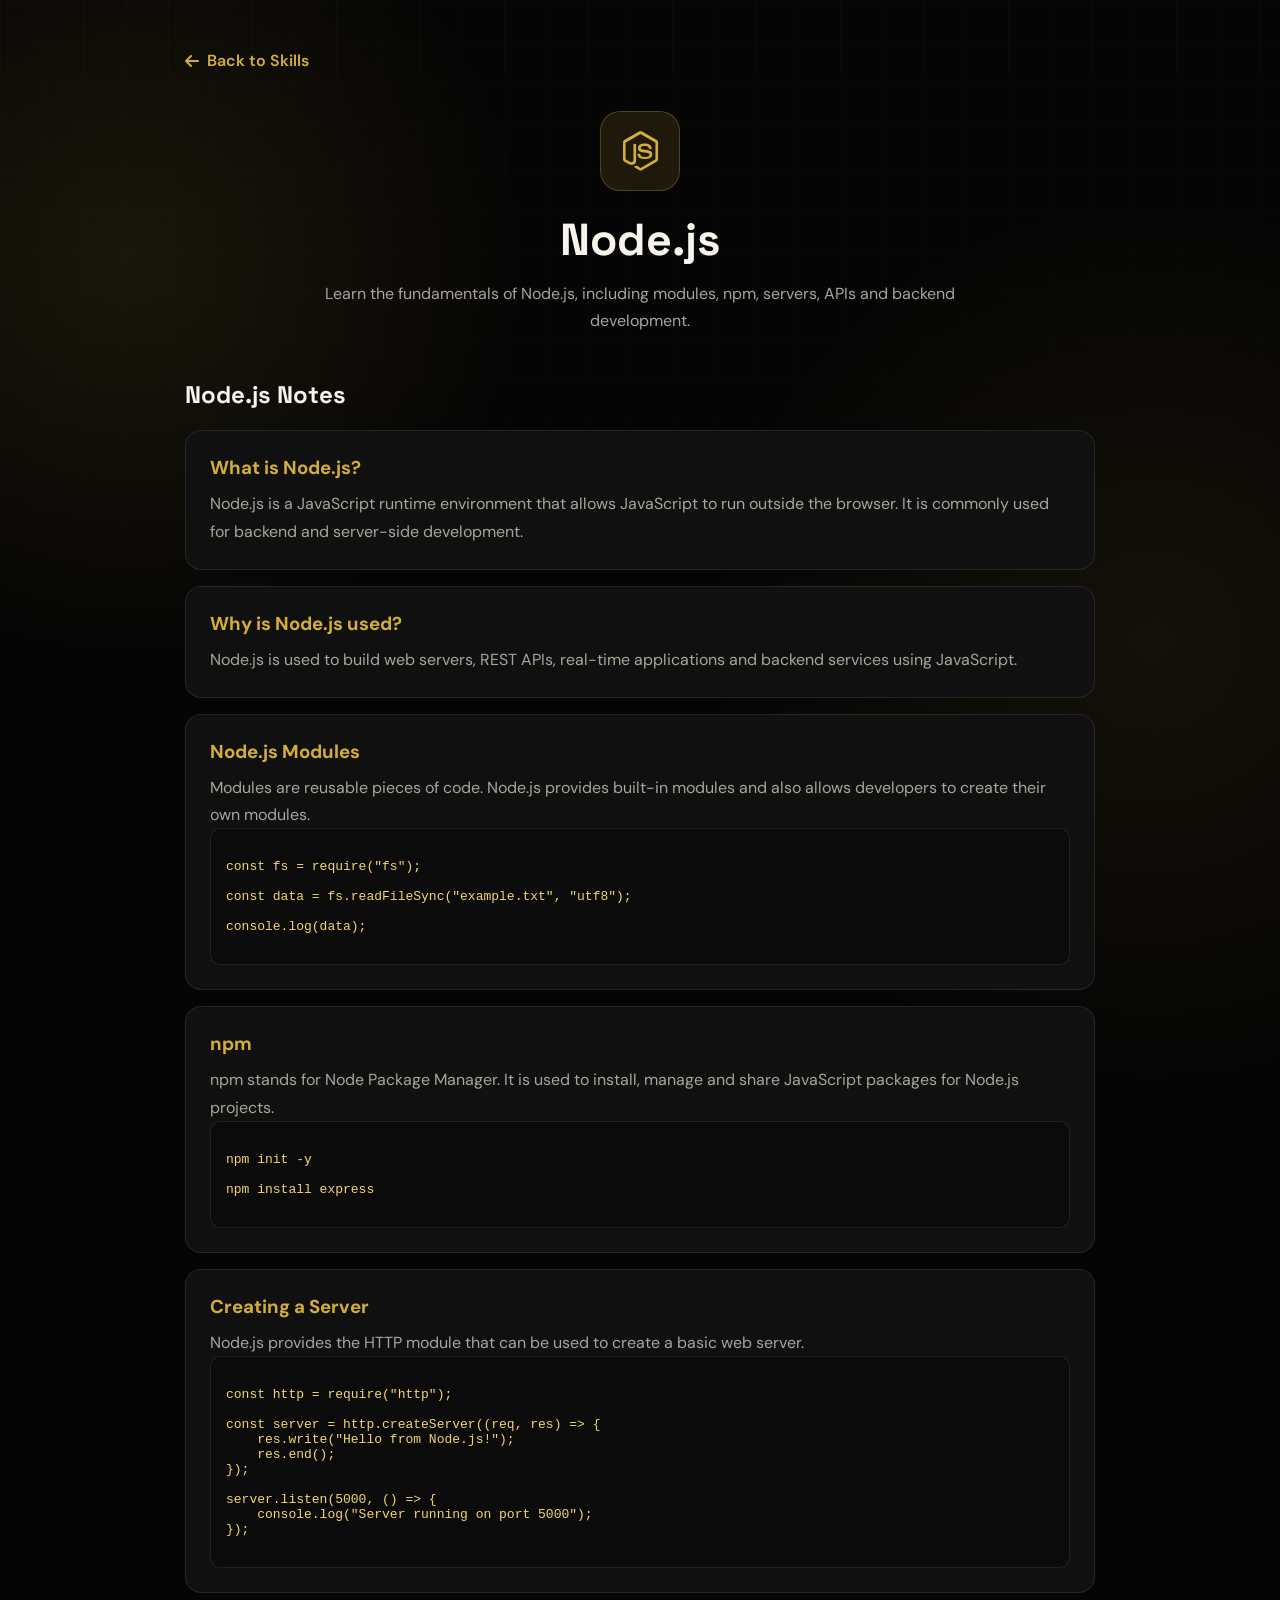
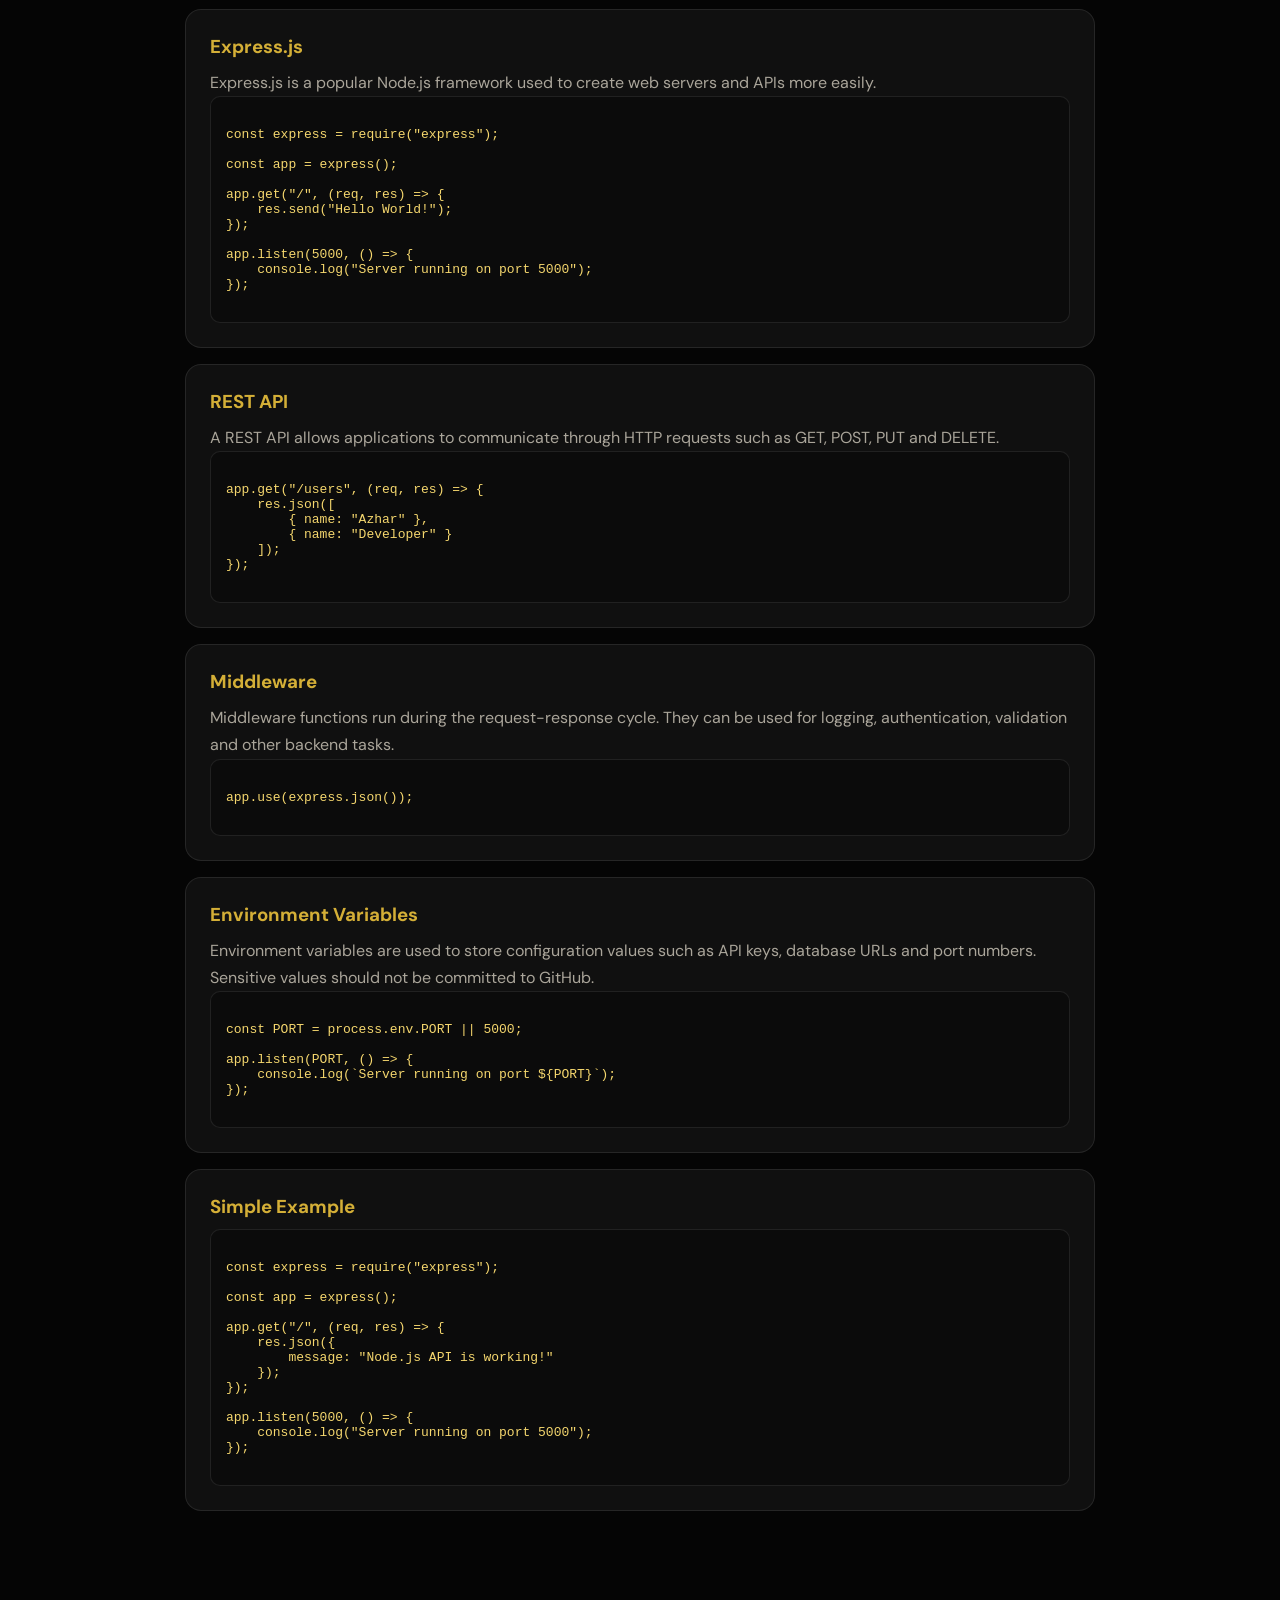
<file: nodejs.html>
<!DOCTYPE html>
<html lang="en">
<head>
    <meta charset="UTF-8">
    <meta name="viewport" content="width=device-width, initial-scale=1.0">

    <title>Node.js Notes | Azhar Ansari</title>

    <link rel="stylesheet" href="style.css">

    <link rel="stylesheet"
          href="https://cdnjs.cloudflare.com/ajax/libs/font-awesome/6.5.2/css/all.min.css">
</head>

<body>

    <main class="nodejs-notes-page">

        <a href="index.html" class="back-btn">
            <i class="fa-solid fa-arrow-left"></i>
            Back to Skills
        </a>

        <header class="skill-notes-header">

            <div class="skill-notes-icon">
                <i class="fa-brands fa-node-js"></i>
            </div>

            <h1>Node.js</h1>

            <p>
                Learn the fundamentals of Node.js, including modules,
                npm, servers, APIs and backend development.
            </p>

        </header>

        <section class="skill-notes-content">

            <h2>Node.js Notes</h2>

            <div class="note-card">
                <h3>What is Node.js?</h3>
                <p>
                    Node.js is a JavaScript runtime environment that allows
                    JavaScript to run outside the browser. It is commonly
                    used for backend and server-side development.
                </p>
            </div>

            <div class="note-card">
                <h3>Why is Node.js used?</h3>
                <p>
                    Node.js is used to build web servers, REST APIs,
                    real-time applications and backend services using
                    JavaScript.
                </p>
            </div>

            <div class="note-card">
                <h3>Node.js Modules</h3>
                <p>
                    Modules are reusable pieces of code. Node.js provides
                    built-in modules and also allows developers to create
                    their own modules.
                </p>

                <pre><code>
const fs = require("fs");

const data = fs.readFileSync("example.txt", "utf8");

console.log(data);
                </code></pre>
            </div>

            <div class="note-card">
                <h3>npm</h3>
                <p>
                    npm stands for Node Package Manager. It is used to install,
                    manage and share JavaScript packages for Node.js projects.
                </p>

                <pre><code>
npm init -y

npm install express
                </code></pre>
            </div>

            <div class="note-card">
                <h3>Creating a Server</h3>
                <p>
                    Node.js provides the HTTP module that can be used to
                    create a basic web server.
                </p>

                <pre><code>
const http = require("http");

const server = http.createServer((req, res) => {
    res.write("Hello from Node.js!");
    res.end();
});

server.listen(5000, () => {
    console.log("Server running on port 5000");
});
                </code></pre>
            </div>

            <div class="note-card">
                <h3>Express.js</h3>
                <p>
                    Express.js is a popular Node.js framework used to create
                    web servers and APIs more easily.
                </p>

                <pre><code>
const express = require("express");

const app = express();

app.get("/", (req, res) => {
    res.send("Hello World!");
});

app.listen(5000, () => {
    console.log("Server running on port 5000");
});
                </code></pre>
            </div>

            <div class="note-card">
                <h3>REST API</h3>
                <p>
                    A REST API allows applications to communicate through
                    HTTP requests such as GET, POST, PUT and DELETE.
                </p>

                <pre><code>
app.get("/users", (req, res) => {
    res.json([
        { name: "Azhar" },
        { name: "Developer" }
    ]);
});
                </code></pre>
            </div>

            <div class="note-card">
                <h3>Middleware</h3>
                <p>
                    Middleware functions run during the request-response
                    cycle. They can be used for logging, authentication,
                    validation and other backend tasks.
                </p>

                <pre><code>
app.use(express.json());
                </code></pre>
            </div>

            <div class="note-card">
                <h3>Environment Variables</h3>
                <p>
                    Environment variables are used to store configuration
                    values such as API keys, database URLs and port numbers.
                    Sensitive values should not be committed to GitHub.
                </p>

                <pre><code>
const PORT = process.env.PORT || 5000;

app.listen(PORT, () => {
    console.log(`Server running on port ${PORT}`);
});
                </code></pre>
            </div>

            <div class="note-card">
                <h3>Simple Example</h3>

                <pre><code>
const express = require("express");

const app = express();

app.get("/", (req, res) => {
    res.json({
        message: "Node.js API is working!"
    });
});

app.listen(5000, () => {
    console.log("Server running on port 5000");
});
                </code></pre>
            </div>

        </section>

    </main>

</body>
</html>
</file>
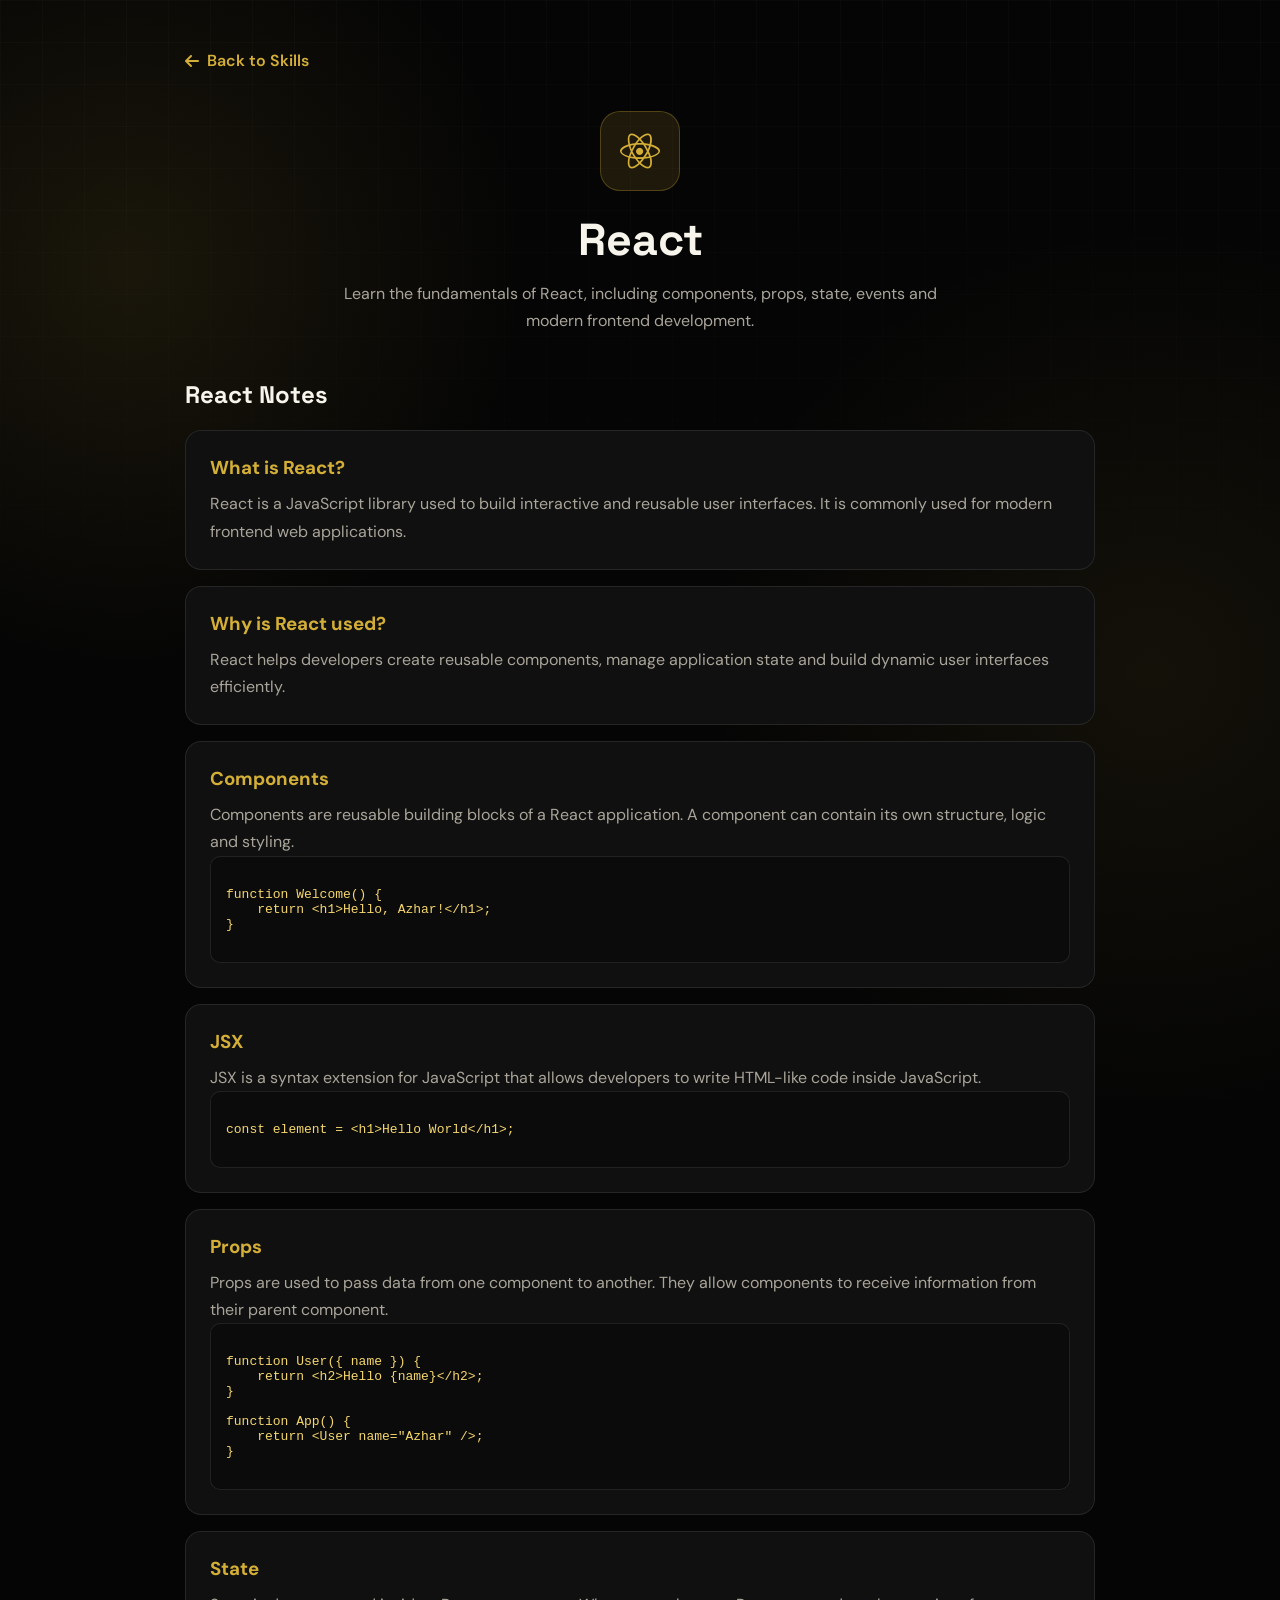
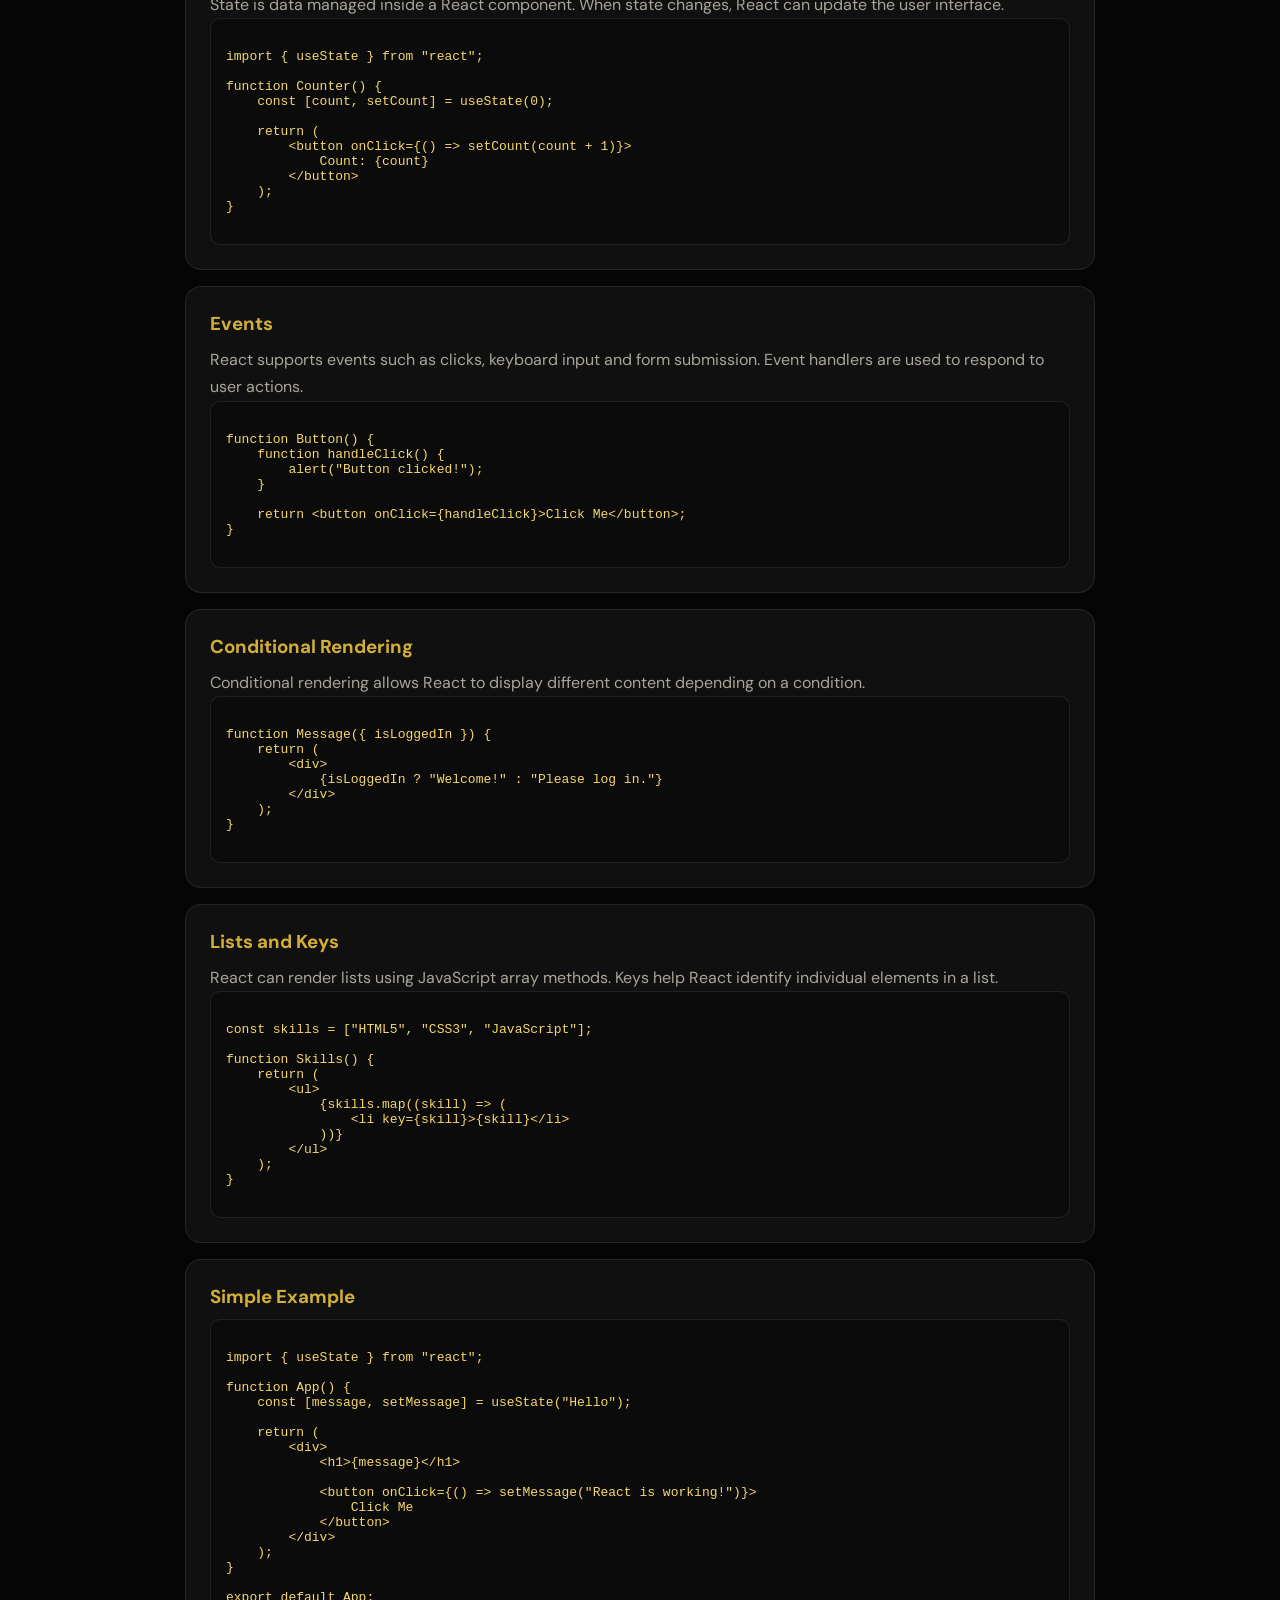
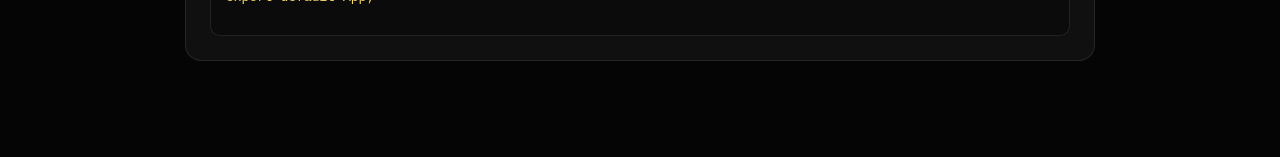
<file: react.html>
<!DOCTYPE html>
<html lang="en">
<head>
    <meta charset="UTF-8">
    <meta name="viewport" content="width=device-width, initial-scale=1.0">

    <title>React Notes | Azhar Ansari</title>

    <link rel="stylesheet" href="style.css">

    <link rel="stylesheet"
          href="https://cdnjs.cloudflare.com/ajax/libs/font-awesome/6.5.2/css/all.min.css">
</head>

<body>

    <main class="react-notes-page">

        <a href="index.html" class="back-btn">
            <i class="fa-solid fa-arrow-left"></i>
            Back to Skills
        </a>

        <header class="skill-notes-header">

            <div class="skill-notes-icon">
                <i class="fa-brands fa-react"></i>
            </div>

            <h1>React</h1>

            <p>
                Learn the fundamentals of React, including components,
                props, state, events and modern frontend development.
            </p>

        </header>

        <section class="skill-notes-content">

            <h2>React Notes</h2>

            <div class="note-card">
                <h3>What is React?</h3>
                <p>
                    React is a JavaScript library used to build interactive
                    and reusable user interfaces. It is commonly used for
                    modern frontend web applications.
                </p>
            </div>

            <div class="note-card">
                <h3>Why is React used?</h3>
                <p>
                    React helps developers create reusable components,
                    manage application state and build dynamic user
                    interfaces efficiently.
                </p>
            </div>

            <div class="note-card">
                <h3>Components</h3>
                <p>
                    Components are reusable building blocks of a React
                    application. A component can contain its own structure,
                    logic and styling.
                </p>

                <pre><code>
function Welcome() {
    return &lt;h1&gt;Hello, Azhar!&lt;/h1&gt;;
}
                </code></pre>
            </div>

            <div class="note-card">
                <h3>JSX</h3>
                <p>
                    JSX is a syntax extension for JavaScript that allows
                    developers to write HTML-like code inside JavaScript.
                </p>

                <pre><code>
const element = &lt;h1&gt;Hello World&lt;/h1&gt;;
                </code></pre>
            </div>

            <div class="note-card">
                <h3>Props</h3>
                <p>
                    Props are used to pass data from one component to another.
                    They allow components to receive information from their
                    parent component.
                </p>

                <pre><code>
function User({ name }) {
    return &lt;h2&gt;Hello {name}&lt;/h2&gt;;
}

function App() {
    return &lt;User name="Azhar" /&gt;;
}
                </code></pre>
            </div>

            <div class="note-card">
                <h3>State</h3>
                <p>
                    State is data managed inside a React component. When
                    state changes, React can update the user interface.
                </p>

                <pre><code>
import { useState } from "react";

function Counter() {
    const [count, setCount] = useState(0);

    return (
        &lt;button onClick={() =&gt; setCount(count + 1)}&gt;
            Count: {count}
        &lt;/button&gt;
    );
}
                </code></pre>
            </div>

            <div class="note-card">
                <h3>Events</h3>
                <p>
                    React supports events such as clicks, keyboard input
                    and form submission. Event handlers are used to respond
                    to user actions.
                </p>

                <pre><code>
function Button() {
    function handleClick() {
        alert("Button clicked!");
    }

    return &lt;button onClick={handleClick}&gt;Click Me&lt;/button&gt;;
}
                </code></pre>
            </div>

            <div class="note-card">
                <h3>Conditional Rendering</h3>
                <p>
                    Conditional rendering allows React to display different
                    content depending on a condition.
                </p>

                <pre><code>
function Message({ isLoggedIn }) {
    return (
        &lt;div&gt;
            {isLoggedIn ? "Welcome!" : "Please log in."}
        &lt;/div&gt;
    );
}
                </code></pre>
            </div>

            <div class="note-card">
                <h3>Lists and Keys</h3>
                <p>
                    React can render lists using JavaScript array methods.
                    Keys help React identify individual elements in a list.
                </p>

                <pre><code>
const skills = ["HTML5", "CSS3", "JavaScript"];

function Skills() {
    return (
        &lt;ul&gt;
            {skills.map((skill) =&gt; (
                &lt;li key={skill}&gt;{skill}&lt;/li&gt;
            ))}
        &lt;/ul&gt;
    );
}
                </code></pre>
            </div>

            <div class="note-card">
                <h3>Simple Example</h3>

                <pre><code>
import { useState } from "react";

function App() {
    const [message, setMessage] = useState("Hello");

    return (
        &lt;div&gt;
            &lt;h1&gt;{message}&lt;/h1&gt;

            &lt;button onClick={() =&gt; setMessage("React is working!")}&gt;
                Click Me
            &lt;/button&gt;
        &lt;/div&gt;
    );
}

export default App;
                </code></pre>
            </div>

        </section>

    </main>

</body>
</html>
</file>
<file: style.css>
@import url("https://fonts.googleapis.com/css2?family=DM+Sans:wght@400;500;600;700&family=Space+Grotesk:wght@500;600;700&display=swap");

:root {
    --bg: #050505;
    --bg-soft: #0b0b0b;
    --panel: #101010;
    --panel-strong: #151515;

    --text: #f7f4ec;
    --muted: #aaa59a;

    --primary: #d4af37;
    --primary-2: #f5d76e;
    --primary-dark: #a98620;

    --gold-soft: rgba(212, 175, 55, 0.12);
    --gold-border: rgba(212, 175, 55, 0.28);

    --line: rgba(255, 255, 255, 0.09);

    --success: #70d99b;
    --danger: #ff7070;

    --shadow: 0 25px 80px rgba(0, 0, 0, 0.55);
}

/* ================= RESET ================= */

* {
    margin: 0;
    padding: 0;
    box-sizing: border-box;
}

html {
    scroll-behavior: smooth;
    scroll-padding-top: 95px;
}

body {
    font-family: "DM Sans", sans-serif;
    color: var(--text);

    background:
        radial-gradient(circle at 10% 8%,
            rgba(212, 175, 55, 0.10),
            transparent 25rem),
        radial-gradient(circle at 90% 20%,
            rgba(212, 175, 55, 0.07),
            transparent 28rem),
        var(--bg);

    overflow-x: hidden;
}

body::before {
    content: "";
    position: fixed;
    inset: 0;
    pointer-events: none;

    background-image:
        linear-gradient(rgba(255, 255, 255, 0.018) 1px,
            transparent 1px),
        linear-gradient(90deg,
            rgba(255, 255, 255, 0.018) 1px,
            transparent 1px);

    background-size: 42px 42px;

    mask-image: linear-gradient(to bottom,
            black,
            transparent 85%);
}

img {
    display: block;
    max-width: 100%;
}

a {
    color: inherit;
}

section {
    position: relative;
}

/* ================= COMMON ================= */

.section {
    padding: 115px 10%;
}

.section-heading {
    text-align: center;
    margin-bottom: 62px;
}

.section-heading p,
.eyebrow,
.mini-label {
    color: var(--primary);
    font-size: 0.76rem;
    font-weight: 700;
    letter-spacing: 0.18em;
}

.section-heading p {
    margin-bottom: 12px;
}

.section-heading h2 {
    font-family: "Space Grotesk", sans-serif;
    font-size: clamp(2rem, 4vw, 3.1rem);
    letter-spacing: -0.04em;
}

.section-heading h2 span,
.about-content h3 span,
.contact-content h3 span {
    color: var(--primary);
}

/* ================= NAVBAR ================= */

.header {
    position: fixed;
    top: 0;
    left: 0;

    width: 100%;
    min-height: 76px;

    padding: 0 10%;

    display: flex;
    align-items: center;
    justify-content: space-between;

    gap: 25px;

    background: rgba(5, 5, 5, 0.82);

    border-bottom: 1px solid var(--gold-border);

    backdrop-filter: blur(18px);
    -webkit-backdrop-filter: blur(18px);

    z-index: 1000;
}

.logo,
.footer-brand {
    display: inline-flex;
    align-items: center;
    gap: 10px;

    text-decoration: none;

    font-family: "Space Grotesk", sans-serif;
    font-weight: 700;
}

.logo img {
    width: 43px;
    height: 43px;

    object-fit: cover;

    border-radius: 50%;

    border: 2px solid var(--primary);

    box-shadow:
        0 0 22px rgba(212, 175, 55, 0.18);
}

.logo span {
    font-size: 1.08rem;
}

.logo b,
.footer-brand b {
    color: var(--primary);
}

.navbar {
    display: flex;
    align-items: center;
    gap: 25px;
}

.navbar a {
    position: relative;

    color: var(--muted);

    text-decoration: none;

    font-size: 0.9rem;
    font-weight: 600;

    transition: color 0.25s ease;
}

.navbar a::after {
    content: "";

    position: absolute;

    left: 0;
    bottom: -9px;

    width: 0;
    height: 2px;

    background: linear-gradient(90deg,
            var(--primary),
            var(--primary-2));

    border-radius: 99px;

    transition: width 0.25s ease;
}

.navbar a:hover {
    color: var(--primary-2);
}

.navbar a:hover::after {
    width: 100%;
}

/* ================= HOME ================= */

.home {
    min-height: 100vh;

    padding: 140px 10% 90px;

    display: grid;

    grid-template-columns:
        1.08fr 0.92fr;

    align-items: center;

    gap: 70px;
}

.home-content {
    max-width: 690px;
}

.hero-badge {
    width: fit-content;

    display: inline-flex;
    align-items: center;

    gap: 9px;

    padding: 8px 13px;
    margin-bottom: 23px;

    color: #d8d0bd;

    background: rgba(212, 175, 55, 0.055);

    border: 1px solid var(--gold-border);

    border-radius: 999px;

    font-size: 0.78rem;
    font-weight: 600;
}

.status-dot {
    width: 8px;
    height: 8px;

    border-radius: 50%;

    background: var(--primary);

    box-shadow:
        0 0 0 5px rgba(212, 175, 55, 0.10),
        0 0 15px rgba(212, 175, 55, 0.5);
}

.eyebrow {
    margin-bottom: 12px;
}

.home h1 {
    font-family: "Space Grotesk", sans-serif;

    font-size: clamp(3.5rem,
            7vw,
            6.1rem);

    line-height: 0.96;

    letter-spacing: -0.065em;

    margin-bottom: 18px;
}

.home h1 span {
    background:
        linear-gradient(100deg,
            var(--primary),
            var(--primary-2));

    -webkit-background-clip: text;
    background-clip: text;

    color: transparent;
}

.home h2 {
    font-family: "Space Grotesk", sans-serif;

    font-size: clamp(1.25rem,
            2.4vw,
            1.75rem);

    font-weight: 500;

    color: #ddd8cd;

    margin-bottom: 20px;
}

.home h2 span {
    color: var(--primary);
}

.hero-description {
    max-width: 630px;

    color: var(--muted);

    font-size: 1.02rem;

    line-height: 1.9;
}

/* ================= SOCIAL ICONS ================= */

.social-icons {
    display: flex;
    flex-wrap: wrap;

    gap: 12px;

    margin-top: 30px;
}

.social-icons a {
    width: 44px;
    height: 44px;

    display: grid;
    place-items: center;

    text-decoration: none;

    color: var(--text);

    background: rgba(255, 255, 255, 0.035);

    border: 1px solid var(--gold-border);

    border-radius: 50%;

    transition:
        transform 0.25s ease,
        color 0.25s ease,
        background 0.25s ease,
        border-color 0.25s ease;
}

.social-icons a:hover {
    transform: translateY(-5px);

    color: #080706;

    background: var(--primary);

    border-color: var(--primary);

    box-shadow:
        0 8px 25px rgba(212, 175, 55, 0.22);
}

/* ================= HERO IMAGE ================= */

.hero-image-area {
    position: relative;

    width: min(100%, 480px);

    aspect-ratio: 1;

    margin-inline: auto;

    display: grid;
    place-items: center;
}

.profile-glow {
    position: absolute;

    width: 65%;
    height: 65%;

    border-radius: 50%;

    background: var(--primary);

    filter: blur(120px);

    opacity: 0.13;
}

.profile-frame {
    position: relative;

    width: 70%;

    aspect-ratio: 1;

    padding: 10px;

    border-radius: 50%;

    background:
        linear-gradient(135deg,
            var(--primary),
            var(--primary-2),
            var(--primary));

    box-shadow:
        0 0 80px rgba(212, 175, 55, 0.18);

    z-index: 2;
}

.profile-frame img {
    width: 100%;
    height: 100%;

    object-fit: cover;

    border-radius: 50%;

    border: 8px solid var(--bg);
}

.orbit {
    position: absolute;

    border: 1px solid rgba(212, 175, 55, 0.20);

    border-radius: 50%;
}

.orbit-one {
    width: 87%;
    height: 87%;
}

.orbit-two {
    width: 100%;
    height: 100%;

    border-color: rgba(212, 175, 55, 0.12);

    transform:
        rotate(25deg) scaleY(0.72);
}

.floating-card {
    position: absolute;

    z-index: 3;

    display: flex;
    align-items: center;

    gap: 9px;

    padding: 11px 14px;

    color: #ded7c7;

    background: rgba(15, 15, 15, 0.86);

    border: 1px solid var(--gold-border);

    border-radius: 13px;

    backdrop-filter: blur(12px);

    font-size: 0.78rem;
    font-weight: 700;

    box-shadow: var(--shadow);
}

.floating-card i {
    color: var(--primary);
}

.card-code {
    top: 17%;
    left: 0;
}

.card-stack {
    right: 0;
    bottom: 18%;
}

/* ================= ABOUT ================= */

.about {
    background:
        linear-gradient(180deg,
            #0c0c0c,
            #050505);
}

.about-grid {
    max-width: 1150px;

    margin: auto;

    display: grid;

    grid-template-columns:
        0.9fr 1.15fr;

    gap: 75px;

    align-items: center;
}

.about-image {
    display: flex;
    justify-content: center;
}

.about-image-frame {
    width: min(100%, 370px);

    padding: 8px;

    border-radius: 28px;

    background:
        linear-gradient(135deg,
            rgba(212, 175, 55, 0.95),
            rgba(245, 215, 110, 0.45));

    box-shadow:
        0 25px 70px rgba(212, 175, 55, 0.08);
}

.about-image-frame img {
    width: 100%;

    border-radius: 22px;

    border: 5px solid var(--bg);
}

.about-content h3 {
    max-width: 650px;

    margin: 10px 0 20px;

    font-family: "Space Grotesk", sans-serif;

    font-size: clamp(1.8rem,
            3.5vw,
            2.7rem);

    line-height: 1.15;
}

.about-content>p {
    color: var(--muted);

    line-height: 1.9;

    margin-bottom: 14px;
}

.about-info {
    display: grid;

    grid-template-columns:
        repeat(2,
            minmax(0, 1fr));

    gap: 14px;

    margin-top: 28px;
}

.info-item {
    min-width: 0;

    padding: 16px;

    display: flex;
    align-items: center;

    gap: 13px;

    text-decoration: none;

    background:
        linear-gradient(145deg,
            rgba(25, 25, 25, 0.95),
            rgba(12, 12, 12, 0.95));

    border: 1px solid var(--gold-border);

    border-radius: 15px;

    transition:
        transform 0.25s ease,
        border-color 0.25s ease,
        box-shadow 0.25s ease;
}

.info-item:hover {
    transform: translateY(-4px);

    border-color: rgba(212, 175, 55, 0.55);

    box-shadow:
        0 12px 35px rgba(212, 175, 55, 0.08);
}

.info-item>i {
    width: 43px;
    height: 43px;

    flex-shrink: 0;

    display: grid;
    place-items: center;

    color: var(--primary);

    background:
        rgba(212, 175, 55, 0.10);

    border: 1px solid rgba(212, 175, 55, 0.15);

    border-radius: 12px;
}

.info-item div {
    min-width: 0;

    display: grid;

    gap: 3px;
}

.info-item small {
    color: var(--muted);

    font-size: 0.72rem;
}

.info-item strong {
    font-size: 0.82rem;

    overflow-wrap: anywhere;
}

/* ================= RESUME BUTTON ================= */

.resume-btn {
    cursor: pointer;
}

.resume-btn:hover {
    transform: translateY(-4px);
}

/* ================= SKILLS ================= */

.skills-grid,
.projects-grid {
    max-width: 1150px;

    margin: auto;

    display: grid;

    grid-template-columns:
        repeat(3, 1fr);

    gap: 20px;
}

.skill-card,
.project-card,
.education-card {
    position: relative;

    overflow: hidden;

    background:
        linear-gradient(145deg,
            rgba(24, 24, 24, 0.96),
            rgba(10, 10, 10, 0.96));

    border: 1px solid var(--line);

    box-shadow: var(--shadow);
}

.skill-card {
    padding: 30px;

    border-radius: 20px;
    text-decoration: none;
    transition:
        transform 0.28s ease,
        border-color 0.28s ease,
        box-shadow 0.28s ease;
}

.skill-card:hover,
.project-card:hover {
    transform: translateY(-9px);

    border-color:
        rgba(212, 175, 55, 0.45);

    box-shadow:
        0 25px 70px rgba(0, 0, 0, 0.60);
}

.skill-icon {
    width: 58px;
    height: 58px;

    display: grid;
    place-items: center;

    margin-bottom: 21px;

    color: var(--primary);

    background:
        linear-gradient(135deg,
            rgba(212, 175, 55, 0.14),
            rgba(212, 175, 55, 0.04));

    border: 1px solid rgba(212, 175, 55, 0.18);

    border-radius: 17px;

    font-size: 1.7rem;
}

.skill-card h3 {
    font-family: "Space Grotesk", sans-serif;

    font-size: 1.2rem;

    margin-bottom: 8px;
}

.skill-card p {
    color: var(--muted);

    font-size: 0.9rem;

    line-height: 1.75;
}

/* Skill Short Notes */

.skill-topics {
    max-height: 0;
    opacity: 0;
    overflow: hidden;
    margin-top: 0;
    padding-top: 0;
    border-top: 0;
    transition:
        max-height 0.4s ease,
        opacity 0.3s ease,
        margin 0.3s ease,
        padding 0.3s ease;
}

.skill-card.active .skill-topics {
    max-height: 1000px;
    opacity: 1;
    margin-top: 18px;
    padding-top: 16px;
    border-top: 1px solid var(--gold-border);
}

.skill-topics h4 {
    color: var(--primary);
    margin-bottom: 12px;
    font-size: 1rem;
}

.skill-topics p {
    margin-bottom: 10px;
    color: var(--muted);
    font-size: 0.85rem;
    line-height: 1.6;
}

.skill-topics code {
    color: var(--primary-2);
}



/* ================= PROJECTS ================= */

.projects {
    background:
        linear-gradient(180deg,
            #0b0b0b,
            #050505);
}

.project-card {
    padding: 30px;

    min-height: 340px;

    border-radius: 20px;

    transition:
        transform 0.28s ease,
        border-color 0.28s ease;
}

.project-card::before {
    content: "";

    position: absolute;

    width: 180px;
    height: 180px;

    top: -100px;
    right: -100px;

    border-radius: 50%;

    background: var(--primary);

    filter: blur(90px);

    opacity: 0.07;
}

.project-top {
    position: relative;

    display: flex;
    align-items: center;
    justify-content: space-between;

    color: var(--primary);

    margin-bottom: 25px;
}

.project-top span {
    color:
        rgba(212, 175, 55, 0.42);

    font-family: "Space Grotesk", sans-serif;

    font-size: 2rem;

    font-weight: 700;
}

.project-card h3 {
    position: relative;

    font-family: "Space Grotesk", sans-serif;

    font-size: 1.35rem;

    margin-bottom: 12px;
}

.project-card p {
    position: relative;

    min-height: 97px;

    color: var(--muted);

    font-size: 0.9rem;

    line-height: 1.8;
}

.project-tags {
    position: relative;

    display: flex;
    flex-wrap: wrap;

    gap: 8px;

    margin: 20px 0 24px;
}

.project-tags span {
    padding: 6px 10px;

    color: var(--primary);

    background:
        rgba(212, 175, 55, 0.08);

    border:
        1px solid rgba(212, 175, 55, 0.14);

    border-radius: 8px;

    font-size: 0.72rem;

    font-weight: 700;
}

.project-link {
    position: relative;

    display: inline-flex;
    align-items: center;

    gap: 8px;

    color: var(--primary);

    text-decoration: none;

    font-size: 0.88rem;

    font-weight: 700;

    transition:
        gap 0.25s ease,
        color 0.25s ease;
}

.project-link:hover {
    gap: 13px;

    color: var(--primary-2);
}

/* ================= EDUCATION ================= */

.education-list {
    max-width: 950px;

    margin: auto;

    display: grid;

    gap: 20px;
}

.education-card {
    padding: 28px;

    display: flex;

    gap: 22px;

    border-radius: 20px;

    transition:
        transform 0.28s ease,
        border-color 0.28s ease;
}

.education-card:hover {
    transform: translateX(8px);

    border-color:
        rgba(212, 175, 55, 0.40);
}

.education-icon {
    width: 60px;
    height: 60px;

    flex-shrink: 0;

    display: grid;
    place-items: center;

    color: var(--primary);

    background:
        rgba(212, 175, 55, 0.09);

    border:
        1px solid rgba(212, 175, 55, 0.14);

    border-radius: 17px;

    font-size: 1.5rem;
}

.education-card h3 {
    font-family: "Space Grotesk", sans-serif;

    font-size: 1.28rem;

    margin-bottom: 6px;
}

.education-role {
    display: inline-block;

    color: var(--primary);

    font-size: 0.84rem;

    font-weight: 700;

    margin-bottom: 10px;
}

.education-card p {
    color: var(--muted);

    line-height: 1.75;

    font-size: 0.9rem;
}

.education-status {
    display: inline-block;

    margin-top: 14px;

    padding: 5px 10px;

    color: var(--primary);

    background:
        rgba(212, 175, 55, 0.08);

    border-radius: 999px;

    font-size: 0.72rem;

    font-weight: 700;
}

/* ================= CONTACT ================= */

.contact {
    background:
        radial-gradient(circle at 15% 75%,
            rgba(212, 175, 55, 0.08),
            transparent 25rem),
        linear-gradient(180deg,
            #0b0b0b,
            #060606);
}

.contact-grid {
    max-width: 1150px;

    margin: auto;

    display: grid;

    grid-template-columns:
        0.9fr 1.1fr;

    gap: 60px;

    align-items: start;
}

.contact-content h3 {
    margin: 11px 0 18px;

    font-family: "Space Grotesk", sans-serif;

    font-size: clamp(2rem,
            3.5vw,
            2.8rem);

    line-height: 1.12;
}

.contact-content>p {
    max-width: 530px;

    color: var(--muted);

    line-height: 1.9;
}

.contact-list {
    display: grid;

    gap: 13px;

    margin-top: 28px;
}

.contact-item {
    display: flex;
    align-items: center;

    gap: 14px;

    padding: 15px;

    text-decoration: none;

    background:
        rgba(255, 255, 255, 0.025);

    border:
        1px solid var(--line);

    border-radius: 15px;

    transition:
        transform 0.25s ease,
        border-color 0.25s ease;
}

.contact-item:hover {
    transform: translateX(5px);

    border-color:
        rgba(212, 175, 55, 0.36);
}

.contact-item-icon {
    width: 46px;
    height: 46px;

    flex-shrink: 0;

    display: grid;
    place-items: center;

    color: var(--primary);

    background:
        rgba(212, 175, 55, 0.09);

    border-radius: 13px;
}

.contact-item small {
    display: block;

    color: var(--muted);

    font-size: 0.75rem;

    margin-bottom: 3px;
}

.contact-item strong {
    font-size: 0.86rem;

    overflow-wrap: anywhere;
}

/* ================= CONTACT FORM ================= */

.contact-form-card {
    padding: 36px;

    background:
        linear-gradient(145deg,
            rgba(25, 25, 25, 0.98),
            rgba(10, 10, 10, 0.98));

    border:
        1px solid rgba(212, 175, 55, 0.18);

    border-radius: 24px;

    box-shadow:
        0 30px 90px rgba(0, 0, 0, 0.45);
}

.form-heading h3 {
    font-family: "Space Grotesk", sans-serif;

    font-size: 1.6rem;

    margin-bottom: 7px;
}

.form-heading p {
    color: var(--muted);

    font-size: 0.9rem;

    line-height: 1.7;

    margin-bottom: 25px;
}

.form-group {
    margin-bottom: 18px;
}

.form-group label {
    display: block;

    margin-bottom: 8px;

    color: #e9e3d5;

    font-size: 0.84rem;

    font-weight: 700;
}

.form-group label i {
    color: var(--primary);

    margin-right: 5px;
}

.form-group input,
.form-group textarea {
    width: 100%;

    padding: 14px 15px;

    color: var(--text);

    font: inherit;

    background:
        rgba(255, 255, 255, 0.035);

    border:
        1px solid rgba(255, 255, 255, 0.10);

    border-radius: 12px;

    outline: none;

    transition:
        border-color 0.22s ease,
        box-shadow 0.22s ease,
        background 0.22s ease;
}

.form-group input::placeholder,
.form-group textarea::placeholder {
    color: #77736b;
}

.form-group input:focus,
.form-group textarea:focus {
    background:
        rgba(255, 255, 255, 0.055);

    border-color:
        rgba(212, 175, 55, 0.75);

    box-shadow:
        0 0 0 4px rgba(212, 175, 55, 0.07);
}

.form-group textarea {
    min-height: 145px;

    resize: vertical;
}

.honeypot {
    position: absolute !important;

    left: -9999px !important;

    opacity: 0 !important;

    pointer-events: none !important;
}

/* ================= SUBMIT BUTTON ================= */

.submit-btn {
    width: 100%;

    min-height: 52px;

    border: none;

    border-radius: 12px;

    cursor: pointer;

    display: inline-flex;

    align-items: center;

    justify-content: center;

    gap: 9px;

    color: #080706;

    background:
        linear-gradient(135deg,
            var(--primary),
            var(--primary-2));

    font: inherit;

    font-weight: 800;

    transition:
        transform 0.22s ease,
        box-shadow 0.22s ease,
        opacity 0.22s ease;
}

.submit-btn:hover:not(:disabled) {
    transform: translateY(-3px);

    box-shadow:
        0 18px 40px rgba(212, 175, 55, 0.20);
}

.submit-btn:disabled {
    cursor: not-allowed;

    opacity: 0.72;
}

.form-status {
    min-height: 24px;

    margin-top: 13px;

    text-align: center;

    font-size: 0.9rem;

    font-weight: 700;

    letter-spacing: 0.01em;
}

.form-status.success {
    color: var(--success);
}

.form-status.error {
    color: var(--danger);
}

/* ================= FOOTER ================= */

footer {
    padding: 27px 10%;

    display: flex;

    align-items: center;

    justify-content: space-between;

    gap: 25px;

    background: #030303;

    border-top:
        1px solid var(--gold-border);
}

.footer-brand img {
    width: 36px;
    height: 36px;

    object-fit: cover;

    border-radius: 50%;

    border:
        2px solid var(--primary);
}

footer p {
    color: var(--muted);

    font-size: 0.78rem;
}

.back-top {
    width: 43px;
    height: 43px;

    display: grid;
    place-items: center;

    text-decoration: none;

    color: #080706;

    background: var(--primary);

    border-radius: 12px;

    transition:
        transform 0.22s ease,
        box-shadow 0.22s ease;
}

.back-top:hover {
    transform: translateY(-4px);

    box-shadow:
        0 10px 25px rgba(212, 175, 55, 0.25);
}

/* ================= RESPONSIVE ================= */

@media (max-width: 1080px) {

    .header,
    .section,
    .home,
    footer {
        padding-left: 6%;
        padding-right: 6%;
    }

    .navbar {
        gap: 18px;
    }

    .home {
        gap: 40px;
    }

    .skills-grid,
    .projects-grid {
        grid-template-columns:
            repeat(2, 1fr);
    }

    .about-grid {
        gap: 45px;
    }
}

@media (max-width: 820px) {

    .header {
        min-height: auto;

        padding-top: 13px;
        padding-bottom: 13px;

        flex-direction: column;
    }

    .navbar {
        flex-wrap: wrap;

        justify-content: center;

        gap: 9px 18px;
    }

    .navbar a {
        font-size: 0.8rem;
    }

    .navbar a::after {
        bottom: -5px;
    }

    .home {
        padding-top: 185px;

        grid-template-columns: 1fr;

        text-align: center;
    }

    .home-content {
        margin: auto;
    }

    .hero-badge,
    .hero-buttons,
    .social-icons {
        margin-inline: auto;

        justify-content: center;
    }

    .hero-badge {
        display: inline-flex;
    }

    .hero-image-area {
        max-width: 430px;

        grid-row: 1;
    }

    .card-code {
        left: 2%;
    }

    .card-stack {
        right: 2%;
    }

    .about-grid,
    .contact-grid {
        grid-template-columns: 1fr;
    }

    .about-content,
    .contact-content {
        text-align: center;
    }

    .about-info {
        text-align: left;
    }

    .contact-list,
    .contact-social {
        max-width: 600px;

        margin-left: auto;
        margin-right: auto;
    }

    .contact-social {
        justify-content: center;
    }

    .skills-grid,
    .projects-grid {
        grid-template-columns: 1fr;
    }

    .project-card p {
        min-height: auto;
    }

    .education-card:hover {
        transform: translateY(-5px);
    }
}

@media (max-width: 560px) {

    .section {
        padding-top: 82px;

        padding-bottom: 82px;
    }

    .home {
        padding-top: 180px;

        padding-bottom: 75px;
    }

    .home h1 {
        font-size: 3.7rem;
    }

    .hero-image-area {
        width: 100%;

        max-width: 360px;
    }

    .floating-card {
        font-size: 0.67rem;

        padding: 9px 10px;
    }

    .about-info {
        grid-template-columns: 1fr;
    }

    .education-card {
        flex-direction: column;
    }

    .contact-form-card {
        padding: 24px 18px;
    }

    footer {
        padding-top: 24px;

        padding-bottom: 24px;

        flex-direction: column;

        text-align: center;
    }
}


/* ADDDDIIINGGGG */

/* HTML5 Notes Page */

.skill-notes-page {
    max-width: 950px;
    margin: 0 auto;
    padding: 50px 20px 80px;
}

.back-btn {
    display: inline-flex;
    align-items: center;
    gap: 8px;
    color: var(--primary);
    text-decoration: none;
    font-weight: 600;
    margin-bottom: 40px;
    transition: 0.3s ease;
}

.back-btn:hover {
    transform: translateX(-5px);
    color: var(--primary-2);
}

.skill-notes-header {
    text-align: center;
    margin-bottom: 45px;
}

.skill-notes-icon {
    width: 80px;
    height: 80px;
    margin: 0 auto 20px;
    display: grid;
    place-items: center;
    color: var(--primary);
    background: var(--gold-soft);
    border: 1px solid var(--gold-border);
    border-radius: 20px;
    font-size: 2.5rem;
}

.skill-notes-header h1 {
    font-family: "Space Grotesk", sans-serif;
    font-size: 2.8rem;
    margin-bottom: 12px;
}

.skill-notes-header p {
    max-width: 650px;
    margin: auto;
    color: var(--muted);
    line-height: 1.7;
}

.skill-notes-content h2 {
    font-family: "Space Grotesk", sans-serif;
    margin-bottom: 20px;
}

.note-card {
    background: var(--panel);
    border: 1px solid var(--line);
    border-radius: 16px;
    padding: 24px;
    margin-bottom: 16px;
    transition: 0.3s ease;
}

.note-card:hover {
    transform: translateY(-4px);
    border-color: var(--gold-border);
}

.note-card h3 {
    color: var(--primary);
    margin-bottom: 10px;
}

.note-card p {
    color: var(--muted);
    line-height: 1.7;
}

.note-card code {
    color: var(--primary-2);
}

.note-card pre {
    background: var(--bg-soft);
    border: 1px solid var(--line);
    border-radius: 10px;
    padding: 15px;
    overflow-x: auto;
}

@media (max-width: 600px) {

    .skill-notes-page {
        padding: 30px 15px 60px;
    }

    .skill-notes-header h1 {
        font-size: 2.2rem;
    }

    .note-card {
        padding: 18px;
    }

}

.skill-card {
    cursor: pointer;
    transition:
        transform 0.3s ease,
        border-color 0.3s ease,
        box-shadow 0.3s ease;
}

.skill-card:hover {
    transform: translateY(-6px) scale(1.02);
    border-color: var(--primary);
    box-shadow: 0 15px 45px rgba(212, 175, 55, 0.18);
}

/* CSS3 Notes Page */

.css3-notes-page {
    max-width: 950px;
    margin: 0 auto;
    padding: 50px 20px 80px;
}

.css3-notes-page .back-btn {
    display: inline-flex;
    align-items: center;
    gap: 8px;
    color: var(--primary);
    text-decoration: none;
    font-weight: 600;
    margin-bottom: 40px;
    transition: 0.3s ease;
}

.css3-notes-page .back-btn:hover {
    transform: translateX(-5px);
    color: var(--primary-2);
}

.css3-notes-page .skill-notes-header {
    text-align: center;
    margin-bottom: 45px;
}

.css3-notes-page .skill-notes-icon {
    width: 80px;
    height: 80px;
    margin: 0 auto 20px;
    display: grid;
    place-items: center;
    color: var(--primary);
    background: var(--gold-soft);
    border: 1px solid var(--gold-border);
    border-radius: 20px;
    font-size: 2.5rem;
    transition: 0.3s ease;
}

.css3-notes-page .skill-notes-icon:hover {
    transform: translateY(-5px) scale(1.05);
    border-color: var(--primary);
    box-shadow: 0 10px 30px rgba(212, 175, 55, 0.18);
}

.css3-notes-page .skill-notes-header h1 {
    font-family: "Space Grotesk", sans-serif;
    font-size: 2.8rem;
    margin-bottom: 12px;
}

.css3-notes-page .skill-notes-header p {
    max-width: 650px;
    margin: auto;
    color: var(--muted);
    line-height: 1.7;
}

.css3-notes-page .skill-notes-content h2 {
    font-family: "Space Grotesk", sans-serif;
    margin-bottom: 20px;
}

.css3-notes-page .note-card {
    background: var(--panel);
    border: 1px solid var(--line);
    border-radius: 16px;
    padding: 24px;
    margin-bottom: 16px;
    transition:
        transform 0.3s ease,
        border-color 0.3s ease,
        box-shadow 0.3s ease;
}

.css3-notes-page .note-card:hover {
    transform: translateY(-5px);
    border-color: var(--primary);
    box-shadow: 0 12px 35px rgba(212, 175, 55, 0.15);
}

.css3-notes-page .note-card h3 {
    color: var(--primary);
    margin-bottom: 10px;
}

.css3-notes-page .note-card p {
    color: var(--muted);
    line-height: 1.7;
}

.css3-notes-page .note-card code {
    color: var(--primary-2);
}

.css3-notes-page .note-card pre {
    background: var(--bg-soft);
    border: 1px solid var(--line);
    border-radius: 10px;
    padding: 15px;
    overflow-x: auto;
}

@media (max-width: 600px) {

    .css3-notes-page {
        padding: 30px 15px 60px;
    }

    .css3-notes-page .skill-notes-header h1 {
        font-size: 2.2rem;
    }

    .css3-notes-page .note-card {
        padding: 18px;
    }

}

/* JavaScript Notes Page */

.javascript-notes-page {
    max-width: 950px;
    margin: 0 auto;
    padding: 50px 20px 80px;
}

.javascript-notes-page .back-btn {
    display: inline-flex;
    align-items: center;
    gap: 8px;
    color: var(--primary);
    text-decoration: none;
    font-weight: 600;
    margin-bottom: 40px;
    transition: 0.3s ease;
}

.javascript-notes-page .back-btn:hover {
    transform: translateX(-5px);
    color: var(--primary-2);
}

.javascript-notes-page .skill-notes-header {
    text-align: center;
    margin-bottom: 45px;
}

.javascript-notes-page .skill-notes-icon {
    width: 80px;
    height: 80px;
    margin: 0 auto 20px;
    display: grid;
    place-items: center;
    color: var(--primary);
    background: var(--gold-soft);
    border: 1px solid var(--gold-border);
    border-radius: 20px;
    font-size: 2.5rem;
    transition: 0.3s ease;
}

.javascript-notes-page .skill-notes-icon:hover {
    transform: translateY(-5px) scale(1.05);
    border-color: var(--primary);
    box-shadow: 0 10px 30px rgba(212, 175, 55, 0.18);
}

.javascript-notes-page .skill-notes-header h1 {
    font-family: "Space Grotesk", sans-serif;
    font-size: 2.8rem;
    margin-bottom: 12px;
}

.javascript-notes-page .skill-notes-header p {
    max-width: 650px;
    margin: auto;
    color: var(--muted);
    line-height: 1.7;
}

.javascript-notes-page .skill-notes-content h2 {
    font-family: "Space Grotesk", sans-serif;
    margin-bottom: 20px;
}

.javascript-notes-page .note-card {
    background: var(--panel);
    border: 1px solid var(--line);
    border-radius: 16px;
    padding: 24px;
    margin-bottom: 16px;
    transition:
        transform 0.3s ease,
        border-color 0.3s ease,
        box-shadow 0.3s ease;
}

.javascript-notes-page .note-card:hover {
    transform: translateY(-5px);
    border-color: var(--primary);
    box-shadow: 0 12px 35px rgba(212, 175, 55, 0.15);
}

.javascript-notes-page .note-card h3 {
    color: var(--primary);
    margin-bottom: 10px;
}

.javascript-notes-page .note-card p {
    color: var(--muted);
    line-height: 1.7;
}

.javascript-notes-page .note-card code {
    color: var(--primary-2);
}

.javascript-notes-page .note-card pre {
    background: var(--bg-soft);
    border: 1px solid var(--line);
    border-radius: 10px;
    padding: 15px;
    overflow-x: auto;
}

@media (max-width: 600px) {
    .javascript-notes-page {
        padding: 30px 15px 60px;
    }

    .javascript-notes-page .skill-notes-header h1 {
        font-size: 2.2rem;
    }

    .javascript-notes-page .note-card {
        padding: 18px;
    }
}

/* React Notes Page */

.react-notes-page {
    max-width: 950px;
    margin: 0 auto;
    padding: 50px 20px 80px;
}

.react-notes-page .back-btn {
    display: inline-flex;
    align-items: center;
    gap: 8px;
    color: var(--primary);
    text-decoration: none;
    font-weight: 600;
    margin-bottom: 40px;
    transition: 0.3s ease;
}

.react-notes-page .back-btn:hover {
    transform: translateX(-5px);
    color: var(--primary-2);
}

.react-notes-page .skill-notes-header {
    text-align: center;
    margin-bottom: 45px;
}

.react-notes-page .skill-notes-icon {
    width: 80px;
    height: 80px;
    margin: 0 auto 20px;
    display: grid;
    place-items: center;
    color: var(--primary);
    background: var(--gold-soft);
    border: 1px solid var(--gold-border);
    border-radius: 20px;
    font-size: 2.5rem;
    transition: 0.3s ease;
}

.react-notes-page .skill-notes-icon:hover {
    transform: translateY(-5px) scale(1.05);
    border-color: var(--primary);
    box-shadow: 0 10px 30px rgba(212, 175, 55, 0.18);
}

.react-notes-page .skill-notes-header h1 {
    font-family: "Space Grotesk", sans-serif;
    font-size: 2.8rem;
    margin-bottom: 12px;
}

.react-notes-page .skill-notes-header p {
    max-width: 650px;
    margin: auto;
    color: var(--muted);
    line-height: 1.7;
}

.react-notes-page .skill-notes-content h2 {
    font-family: "Space Grotesk", sans-serif;
    margin-bottom: 20px;
}

.react-notes-page .note-card {
    background: var(--panel);
    border: 1px solid var(--line);
    border-radius: 16px;
    padding: 24px;
    margin-bottom: 16px;
    transition:
        transform 0.3s ease,
        border-color 0.3s ease,
        box-shadow 0.3s ease;
}

.react-notes-page .note-card:hover {
    transform: translateY(-5px);
    border-color: var(--primary);
    box-shadow: 0 12px 35px rgba(212, 175, 55, 0.15);
}

.react-notes-page .note-card h3 {
    color: var(--primary);
    margin-bottom: 10px;
}

.react-notes-page .note-card p {
    color: var(--muted);
    line-height: 1.7;
}

.react-notes-page .note-card code {
    color: var(--primary-2);
}

.react-notes-page .note-card pre {
    background: var(--bg-soft);
    border: 1px solid var(--line);
    border-radius: 10px;
    padding: 15px;
    overflow-x: auto;
}

@media (max-width: 600px) {
    .react-notes-page {
        padding: 30px 15px 60px;
    }

    .react-notes-page .skill-notes-header h1 {
        font-size: 2.2rem;
    }

    .react-notes-page .note-card {
        padding: 18px;
    }
}

/* Node.js Notes Page */

.nodejs-notes-page {
    max-width: 950px;
    margin: 0 auto;
    padding: 50px 20px 80px;
}

.nodejs-notes-page .back-btn {
    display: inline-flex;
    align-items: center;
    gap: 8px;
    color: var(--primary);
    text-decoration: none;
    font-weight: 600;
    margin-bottom: 40px;
    transition: 0.3s ease;
}

.nodejs-notes-page .back-btn:hover {
    transform: translateX(-5px);
    color: var(--primary-2);
}

.nodejs-notes-page .skill-notes-header {
    text-align: center;
    margin-bottom: 45px;
}

.nodejs-notes-page .skill-notes-icon {
    width: 80px;
    height: 80px;
    margin: 0 auto 20px;
    display: grid;
    place-items: center;
    color: var(--primary);
    background: var(--gold-soft);
    border: 1px solid var(--gold-border);
    border-radius: 20px;
    font-size: 2.5rem;
    transition: 0.3s ease;
}

.nodejs-notes-page .skill-notes-icon:hover {
    transform: translateY(-5px) scale(1.05);
    border-color: var(--primary);
    box-shadow: 0 10px 30px rgba(212, 175, 55, 0.18);
}

.nodejs-notes-page .skill-notes-header h1 {
    font-family: "Space Grotesk", sans-serif;
    font-size: 2.8rem;
    margin-bottom: 12px;
}

.nodejs-notes-page .skill-notes-header p {
    max-width: 650px;
    margin: auto;
    color: var(--muted);
    line-height: 1.7;
}

.nodejs-notes-page .skill-notes-content h2 {
    font-family: "Space Grotesk", sans-serif;
    margin-bottom: 20px;
}

.nodejs-notes-page .note-card {
    background: var(--panel);
    border: 1px solid var(--line);
    border-radius: 16px;
    padding: 24px;
    margin-bottom: 16px;
    transition:
        transform 0.3s ease,
        border-color 0.3s ease,
        box-shadow 0.3s ease;
}

.nodejs-notes-page .note-card:hover {
    transform: translateY(-5px);
    border-color: var(--primary);
    box-shadow: 0 12px 35px rgba(212, 175, 55, 0.15);
}

.nodejs-notes-page .note-card h3 {
    color: var(--primary);
    margin-bottom: 10px;
}

.nodejs-notes-page .note-card p {
    color: var(--muted);
    line-height: 1.7;
}

.nodejs-notes-page .note-card code {
    color: var(--primary-2);
}

.nodejs-notes-page .note-card pre {
    background: var(--bg-soft);
    border: 1px solid var(--line);
    border-radius: 10px;
    padding: 15px;
    overflow-x: auto;
}

@media (max-width: 600px) {
    .nodejs-notes-page {
        padding: 30px 15px 60px;
    }

    .nodejs-notes-page .skill-notes-header h1 {
        font-size: 2.2rem;
    }

    .nodejs-notes-page .note-card {
        padding: 18px;
    }
}

/* MongoDB Notes Page */

.mongodb-notes-page {
    max-width: 950px;
    margin: 0 auto;
    padding: 50px 20px 80px;
}

.mongodb-notes-page .back-btn {
    display: inline-flex;
    align-items: center;
    gap: 8px;
    color: var(--primary);
    text-decoration: none;
    font-weight: 600;
    margin-bottom: 40px;
    transition: 0.3s ease;
}

.mongodb-notes-page .back-btn:hover {
    transform: translateX(-5px);
    color: var(--primary-2);
}

.mongodb-notes-page .skill-notes-header {
    text-align: center;
    margin-bottom: 45px;
}

.mongodb-notes-page .skill-notes-icon {
    width: 80px;
    height: 80px;
    margin: 0 auto 20px;
    display: grid;
    place-items: center;
    color: var(--primary);
    background: var(--gold-soft);
    border: 1px solid var(--gold-border);
    border-radius: 20px;
    font-size: 2.5rem;
    transition: 0.3s ease;
}

.mongodb-notes-page .skill-notes-icon:hover {
    transform: translateY(-5px) scale(1.05);
    border-color: var(--primary);
    box-shadow: 0 10px 30px rgba(212, 175, 55, 0.18);
}

.mongodb-notes-page .skill-notes-header h1 {
    font-family: "Space Grotesk", sans-serif;
    font-size: 2.8rem;
    margin-bottom: 12px;
}

.mongodb-notes-page .skill-notes-header p {
    max-width: 650px;
    margin: auto;
    color: var(--muted);
    line-height: 1.7;
}

.mongodb-notes-page .skill-notes-content h2 {
    font-family: "Space Grotesk", sans-serif;
    margin-bottom: 20px;
}

.mongodb-notes-page .note-card {
    background: var(--panel);
    border: 1px solid var(--line);
    border-radius: 16px;
    padding: 24px;
    margin-bottom: 16px;
    transition:
        transform 0.3s ease,
        border-color 0.3s ease,
        box-shadow 0.3s ease;
}

.mongodb-notes-page .note-card:hover {
    transform: translateY(-5px);
    border-color: var(--primary);
    box-shadow: 0 12px 35px rgba(212, 175, 55, 0.15);
}

.mongodb-notes-page .note-card h3 {
    color: var(--primary);
    margin-bottom: 10px;
}

.mongodb-notes-page .note-card p {
    color: var(--muted);
    line-height: 1.7;
}

.mongodb-notes-page .note-card code {
    color: var(--primary-2);
}

.mongodb-notes-page .note-card pre {
    background: var(--bg-soft);
    border: 1px solid var(--line);
    border-radius: 10px;
    padding: 15px;
    overflow-x: auto;
}

@media (max-width: 600px) {
    .mongodb-notes-page {
        padding: 30px 15px 60px;
    }

    .mongodb-notes-page .skill-notes-header h1 {
        font-size: 2.2rem;
    }

    .mongodb-notes-page .note-card {
        padding: 18px;
    }
}
</file>
